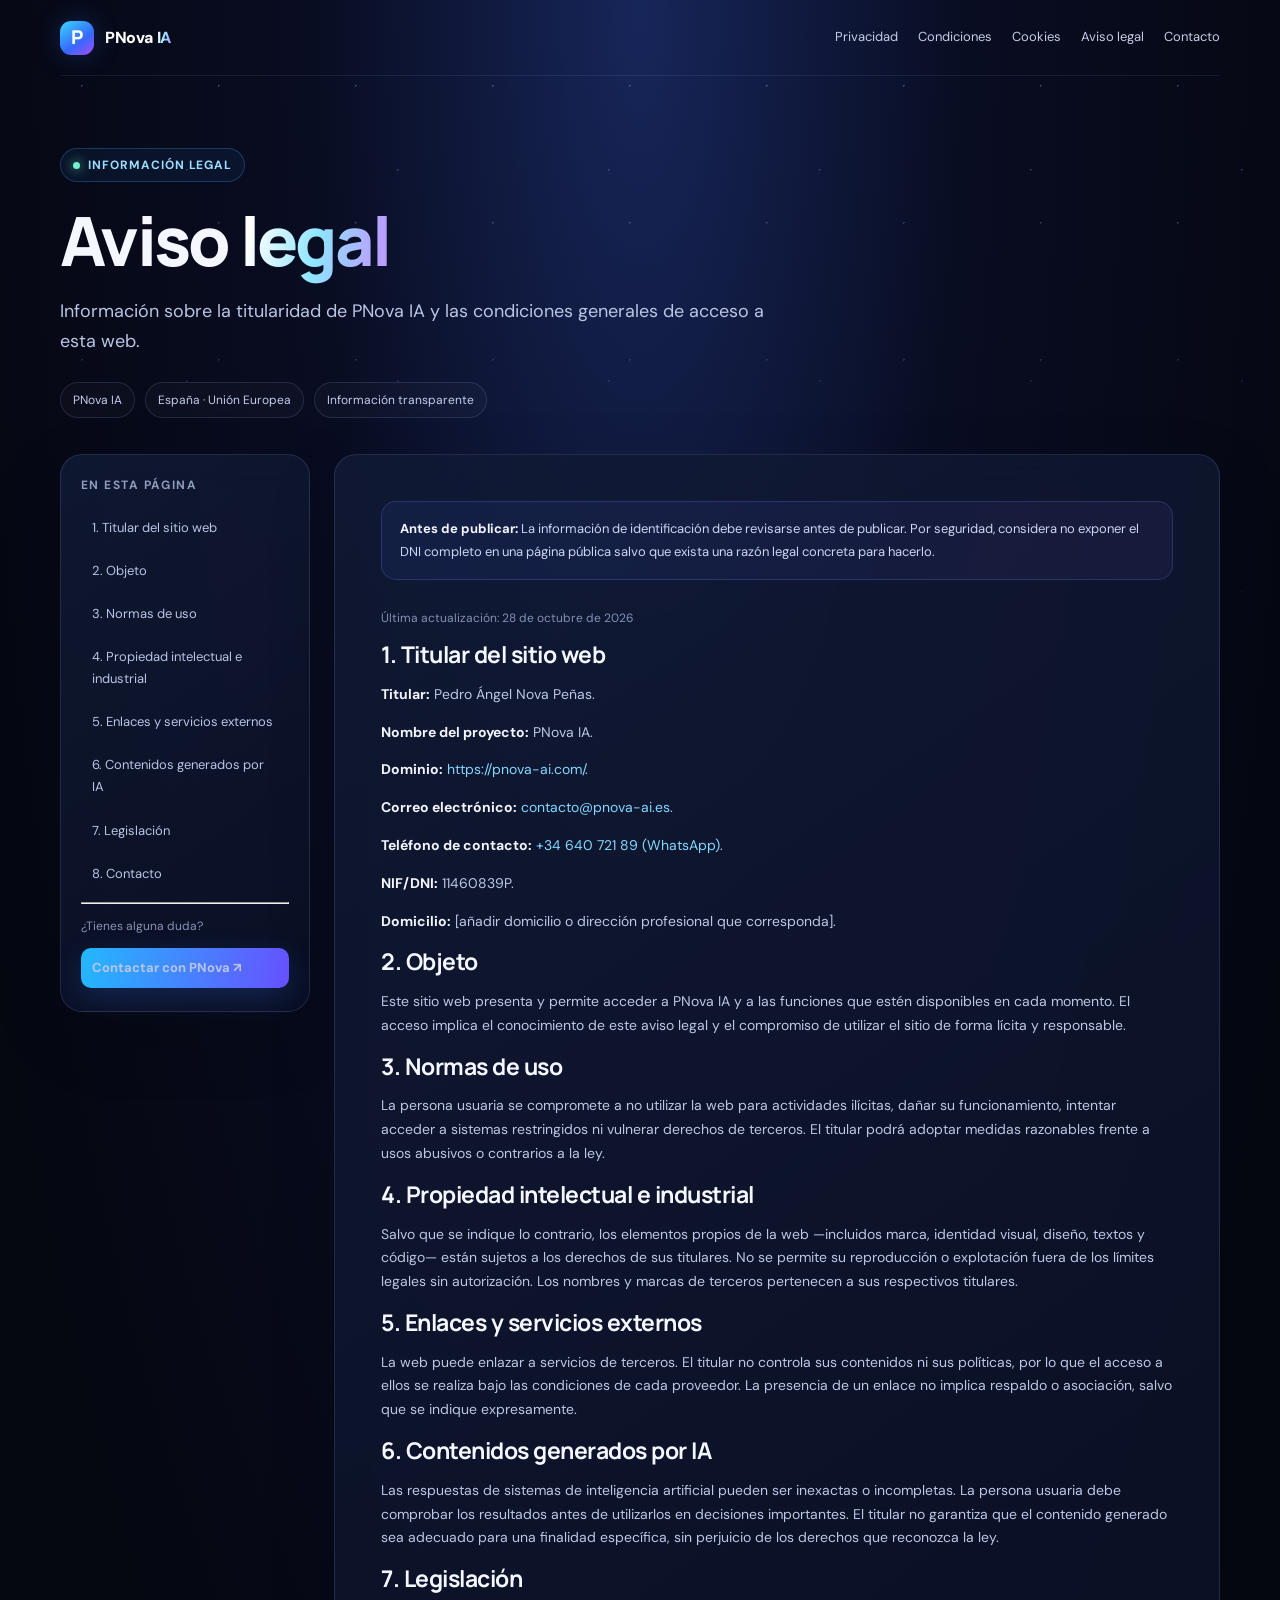
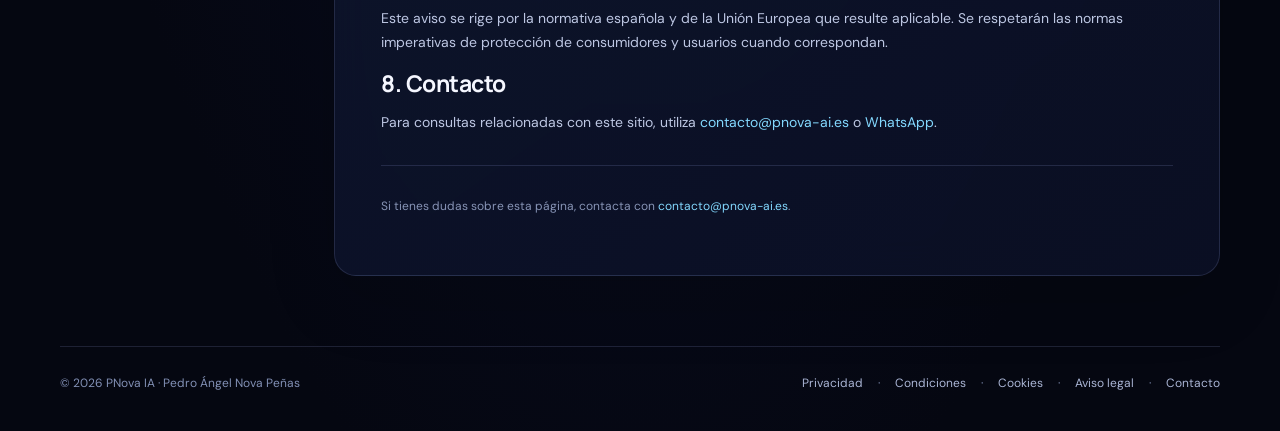
<file: aviso-legal.html>
<!doctype html>
<html lang="es">
<head>
<meta charset="utf-8"><meta name="viewport" content="width=device-width,initial-scale=1">
<meta name="theme-color" content="#080b1b">
<meta name="description" content="Información sobre la titularidad de PNova IA y las condiciones generales de acceso a esta web.">
<title>Aviso legal · PNova IA</title>
<link rel="stylesheet" href="legal.css">
</head>
<body>
<header class="shell topbar">
<a class="brand" href="index.html" aria-label="PNova IA, inicio"><span class="brand-mark">P</span><span>PNova <span class="gradient">IA</span></span></a>
<nav class="nav" aria-label="Navegación principal"><a href="politica-privacidad.html">Privacidad</a>
<a href="condiciones-servicio.html">Condiciones</a>
<a href="politica-cookies.html">Cookies</a>
<a href="aviso-legal.html">Aviso legal</a>
<a href="contacto.html">Contacto</a></nav>
</header>
<main class="shell">
<div class="hero">
<span class="eyebrow"><span class="dot"></span>INFORMACIÓN LEGAL</span>
<h1>Aviso <span class="gradient">legal</span></h1>
<p class="lead">Información sobre la titularidad de PNova IA y las condiciones generales de acceso a esta web.</p>
<div class="meta"><span class="chip">PNova IA</span><span class="chip">España · Unión Europea</span><span class="chip">Información transparente</span></div>
</div>
<div class="layout">
<aside class="toc"><h3>En esta página</h3><nav><a href="#titular">1. Titular del sitio web</a>
<a href="#objeto">2. Objeto</a>
<a href="#uso">3. Normas de uso</a>
<a href="#propiedad">4. Propiedad intelectual e industrial</a>
<a href="#enlaces">5. Enlaces y servicios externos</a>
<a href="#ia">6. Contenidos generados por IA</a>
<a href="#ley">7. Legislación</a>
<a href="#contacto">8. Contacto</a></nav><hr><p class="small">¿Tienes alguna duda?</p><a class="cta" href="contacto.html">Contactar con PNova <span>↗</span></a></aside>
<article class="content-card">
<div class="notice"><strong>Antes de publicar:</strong> La información de identificación debe revisarse antes de publicar. Por seguridad, considera no exponer el DNI completo en una página pública salvo que exista una razón legal concreta para hacerlo.</div>
<p class="updated">Última actualización: 28 de octubre de 2026</p>
<section id="titular"><h2>1. Titular del sitio web</h2><p><strong>Titular:</strong> Pedro Ángel Nova Peñas.</p><p><strong>Nombre del proyecto:</strong> PNova IA.</p><p><strong>Dominio:</strong> <a href="https://pnova-ai.com/">https://pnova-ai.com/</a>.</p><p><strong>Correo electrónico:</strong> <a href="mailto:contacto@pnova-ai.es">contacto@pnova-ai.es</a>.</p><p><strong>Teléfono de contacto:</strong> <a href="https://wa.me/3464072189" rel="noopener noreferrer">+34 640 721 89 (WhatsApp)</a>.</p><p><strong>NIF/DNI:</strong> 11460839P.</p><p><strong>Domicilio:</strong> [añadir domicilio o dirección profesional que corresponda].</p></section>
<section id="objeto"><h2>2. Objeto</h2><p>Este sitio web presenta y permite acceder a PNova IA y a las funciones que estén disponibles en cada momento. El acceso implica el conocimiento de este aviso legal y el compromiso de utilizar el sitio de forma lícita y responsable.</p></section>
<section id="uso"><h2>3. Normas de uso</h2><p>La persona usuaria se compromete a no utilizar la web para actividades ilícitas, dañar su funcionamiento, intentar acceder a sistemas restringidos ni vulnerar derechos de terceros. El titular podrá adoptar medidas razonables frente a usos abusivos o contrarios a la ley.</p></section>
<section id="propiedad"><h2>4. Propiedad intelectual e industrial</h2><p>Salvo que se indique lo contrario, los elementos propios de la web —incluidos marca, identidad visual, diseño, textos y código— están sujetos a los derechos de sus titulares. No se permite su reproducción o explotación fuera de los límites legales sin autorización. Los nombres y marcas de terceros pertenecen a sus respectivos titulares.</p></section>
<section id="enlaces"><h2>5. Enlaces y servicios externos</h2><p>La web puede enlazar a servicios de terceros. El titular no controla sus contenidos ni sus políticas, por lo que el acceso a ellos se realiza bajo las condiciones de cada proveedor. La presencia de un enlace no implica respaldo o asociación, salvo que se indique expresamente.</p></section>
<section id="ia"><h2>6. Contenidos generados por IA</h2><p>Las respuestas de sistemas de inteligencia artificial pueden ser inexactas o incompletas. La persona usuaria debe comprobar los resultados antes de utilizarlos en decisiones importantes. El titular no garantiza que el contenido generado sea adecuado para una finalidad específica, sin perjuicio de los derechos que reconozca la ley.</p></section>
<section id="ley"><h2>7. Legislación</h2><p>Este aviso se rige por la normativa española y de la Unión Europea que resulte aplicable. Se respetarán las normas imperativas de protección de consumidores y usuarios cuando correspondan.</p></section>
<section id="contacto"><h2>8. Contacto</h2><p>Para consultas relacionadas con este sitio, utiliza <a href="mailto:contacto@pnova-ai.es">contacto@pnova-ai.es</a> o <a href="https://wa.me/3464072189" rel="noopener noreferrer">WhatsApp</a>.</p></section>
<hr><p class="small">Si tienes dudas sobre esta página, contacta con <a href="mailto:contacto@pnova-ai.es">contacto@pnova-ai.es</a>.</p>
</article>
</div>
</main>
<footer class="shell footer"><span>© 2026 PNova IA · Pedro Ángel Nova Peñas</span><div class="footer-links"><a href="politica-privacidad.html">Privacidad</a> · <a href="condiciones-servicio.html">Condiciones</a> · <a href="politica-cookies.html">Cookies</a> · <a href="aviso-legal.html">Aviso legal</a> · <a href="contacto.html">Contacto</a></div></footer>
</body></html>
</file>
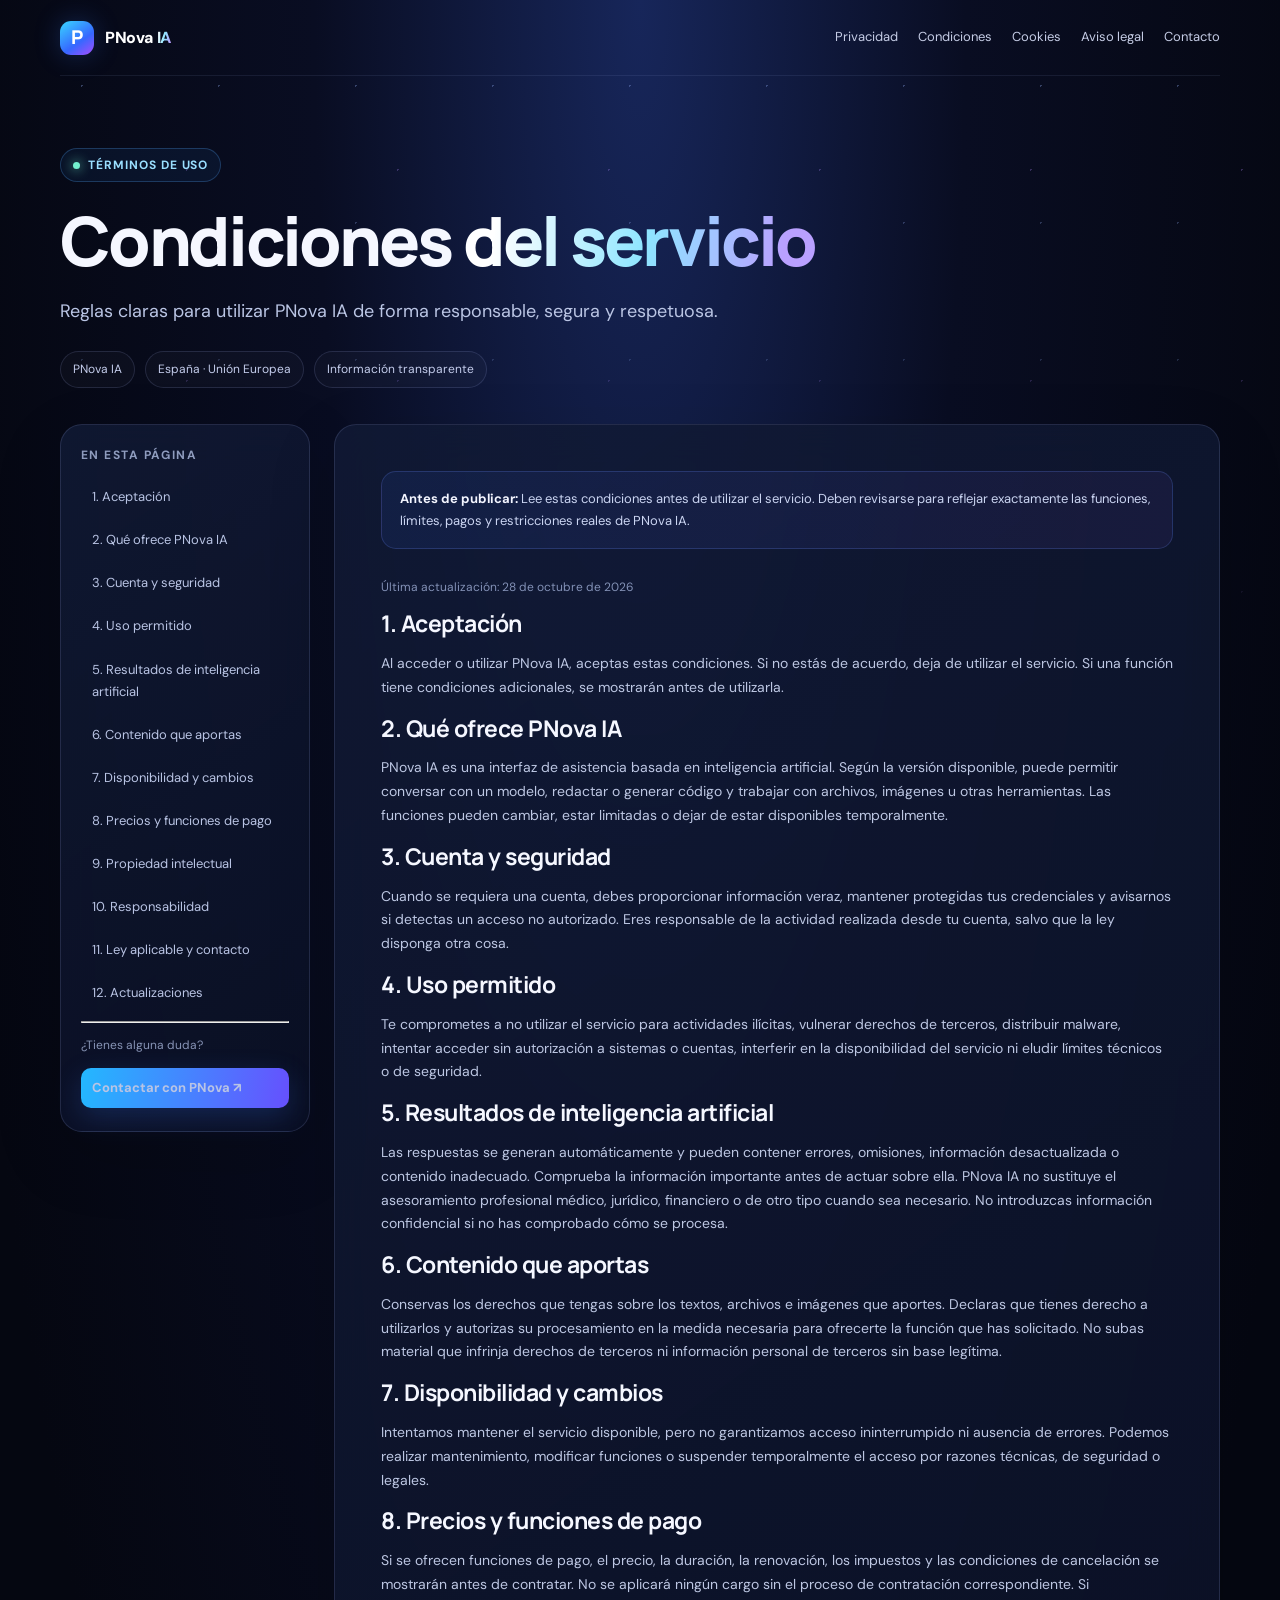
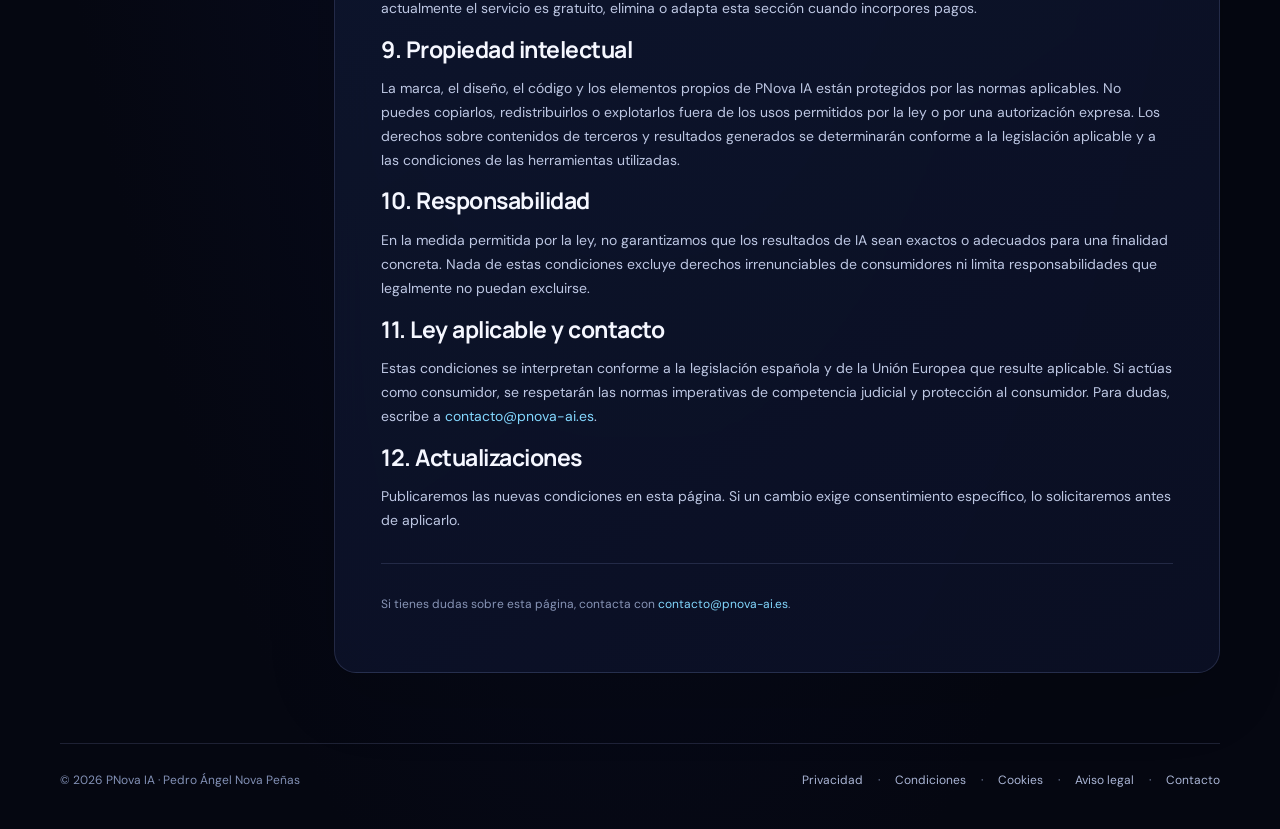
<file: condiciones-servicio.html>
<!doctype html>
<html lang="es">
<head>
<meta charset="utf-8"><meta name="viewport" content="width=device-width,initial-scale=1">
<meta name="theme-color" content="#080b1b">
<meta name="description" content="Reglas claras para utilizar PNova IA de forma responsable, segura y respetuosa.">
<title>Condiciones del servicio · PNova IA</title>
<link rel="stylesheet" href="legal.css">
</head>
<body>
<header class="shell topbar">
<a class="brand" href="index.html" aria-label="PNova IA, inicio"><span class="brand-mark">P</span><span>PNova <span class="gradient">IA</span></span></a>
<nav class="nav" aria-label="Navegación principal"><a href="politica-privacidad.html">Privacidad</a>
<a href="condiciones-servicio.html">Condiciones</a>
<a href="politica-cookies.html">Cookies</a>
<a href="aviso-legal.html">Aviso legal</a>
<a href="contacto.html">Contacto</a></nav>
</header>
<main class="shell">
<div class="hero">
<span class="eyebrow"><span class="dot"></span>TÉRMINOS DE USO</span>
<h1>Condiciones <span class="gradient">del servicio</span></h1>
<p class="lead">Reglas claras para utilizar PNova IA de forma responsable, segura y respetuosa.</p>
<div class="meta"><span class="chip">PNova IA</span><span class="chip">España · Unión Europea</span><span class="chip">Información transparente</span></div>
</div>
<div class="layout">
<aside class="toc"><h3>En esta página</h3><nav><a href="#aceptacion">1. Aceptación</a>
<a href="#servicio">2. Qué ofrece PNova IA</a>
<a href="#cuenta">3. Cuenta y seguridad</a>
<a href="#uso">4. Uso permitido</a>
<a href="#ia">5. Resultados de inteligencia artificial</a>
<a href="#archivos">6. Contenido que aportas</a>
<a href="#disponibilidad">7. Disponibilidad y cambios</a>
<a href="#pagos">8. Precios y funciones de pago</a>
<a href="#propiedad">9. Propiedad intelectual</a>
<a href="#responsabilidad">10. Responsabilidad</a>
<a href="#ley">11. Ley aplicable y contacto</a>
<a href="#cambios">12. Actualizaciones</a></nav><hr><p class="small">¿Tienes alguna duda?</p><a class="cta" href="contacto.html">Contactar con PNova <span>↗</span></a></aside>
<article class="content-card">
<div class="notice"><strong>Antes de publicar:</strong> Lee estas condiciones antes de utilizar el servicio. Deben revisarse para reflejar exactamente las funciones, límites, pagos y restricciones reales de PNova IA.</div>
<p class="updated">Última actualización: 28 de octubre de 2026</p>
<section id="aceptacion"><h2>1. Aceptación</h2><p>Al acceder o utilizar PNova IA, aceptas estas condiciones. Si no estás de acuerdo, deja de utilizar el servicio. Si una función tiene condiciones adicionales, se mostrarán antes de utilizarla.</p></section>
<section id="servicio"><h2>2. Qué ofrece PNova IA</h2><p>PNova IA es una interfaz de asistencia basada en inteligencia artificial. Según la versión disponible, puede permitir conversar con un modelo, redactar o generar código y trabajar con archivos, imágenes u otras herramientas. Las funciones pueden cambiar, estar limitadas o dejar de estar disponibles temporalmente.</p></section>
<section id="cuenta"><h2>3. Cuenta y seguridad</h2><p>Cuando se requiera una cuenta, debes proporcionar información veraz, mantener protegidas tus credenciales y avisarnos si detectas un acceso no autorizado. Eres responsable de la actividad realizada desde tu cuenta, salvo que la ley disponga otra cosa.</p></section>
<section id="uso"><h2>4. Uso permitido</h2><p>Te comprometes a no utilizar el servicio para actividades ilícitas, vulnerar derechos de terceros, distribuir malware, intentar acceder sin autorización a sistemas o cuentas, interferir en la disponibilidad del servicio ni eludir límites técnicos o de seguridad.</p></section>
<section id="ia"><h2>5. Resultados de inteligencia artificial</h2><p>Las respuestas se generan automáticamente y pueden contener errores, omisiones, información desactualizada o contenido inadecuado. Comprueba la información importante antes de actuar sobre ella. PNova IA no sustituye el asesoramiento profesional médico, jurídico, financiero o de otro tipo cuando sea necesario. No introduzcas información confidencial si no has comprobado cómo se procesa.</p></section>
<section id="archivos"><h2>6. Contenido que aportas</h2><p>Conservas los derechos que tengas sobre los textos, archivos e imágenes que aportes. Declaras que tienes derecho a utilizarlos y autorizas su procesamiento en la medida necesaria para ofrecerte la función que has solicitado. No subas material que infrinja derechos de terceros ni información personal de terceros sin base legítima.</p></section>
<section id="disponibilidad"><h2>7. Disponibilidad y cambios</h2><p>Intentamos mantener el servicio disponible, pero no garantizamos acceso ininterrumpido ni ausencia de errores. Podemos realizar mantenimiento, modificar funciones o suspender temporalmente el acceso por razones técnicas, de seguridad o legales.</p></section>
<section id="pagos"><h2>8. Precios y funciones de pago</h2><p>Si se ofrecen funciones de pago, el precio, la duración, la renovación, los impuestos y las condiciones de cancelación se mostrarán antes de contratar. No se aplicará ningún cargo sin el proceso de contratación correspondiente. Si actualmente el servicio es gratuito, elimina o adapta esta sección cuando incorpores pagos.</p></section>
<section id="propiedad"><h2>9. Propiedad intelectual</h2><p>La marca, el diseño, el código y los elementos propios de PNova IA están protegidos por las normas aplicables. No puedes copiarlos, redistribuirlos o explotarlos fuera de los usos permitidos por la ley o por una autorización expresa. Los derechos sobre contenidos de terceros y resultados generados se determinarán conforme a la legislación aplicable y a las condiciones de las herramientas utilizadas.</p></section>
<section id="responsabilidad"><h2>10. Responsabilidad</h2><p>En la medida permitida por la ley, no garantizamos que los resultados de IA sean exactos o adecuados para una finalidad concreta. Nada de estas condiciones excluye derechos irrenunciables de consumidores ni limita responsabilidades que legalmente no puedan excluirse.</p></section>
<section id="ley"><h2>11. Ley aplicable y contacto</h2><p>Estas condiciones se interpretan conforme a la legislación española y de la Unión Europea que resulte aplicable. Si actúas como consumidor, se respetarán las normas imperativas de competencia judicial y protección al consumidor. Para dudas, escribe a <a href="mailto:contacto@pnova-ai.es">contacto@pnova-ai.es</a>.</p></section>
<section id="cambios"><h2>12. Actualizaciones</h2><p>Publicaremos las nuevas condiciones en esta página. Si un cambio exige consentimiento específico, lo solicitaremos antes de aplicarlo.</p></section>
<hr><p class="small">Si tienes dudas sobre esta página, contacta con <a href="mailto:contacto@pnova-ai.es">contacto@pnova-ai.es</a>.</p>
</article>
</div>
</main>
<footer class="shell footer"><span>© 2026 PNova IA · Pedro Ángel Nova Peñas</span><div class="footer-links"><a href="politica-privacidad.html">Privacidad</a> · <a href="condiciones-servicio.html">Condiciones</a> · <a href="politica-cookies.html">Cookies</a> · <a href="aviso-legal.html">Aviso legal</a> · <a href="contacto.html">Contacto</a></div></footer>
</body></html>
</file>
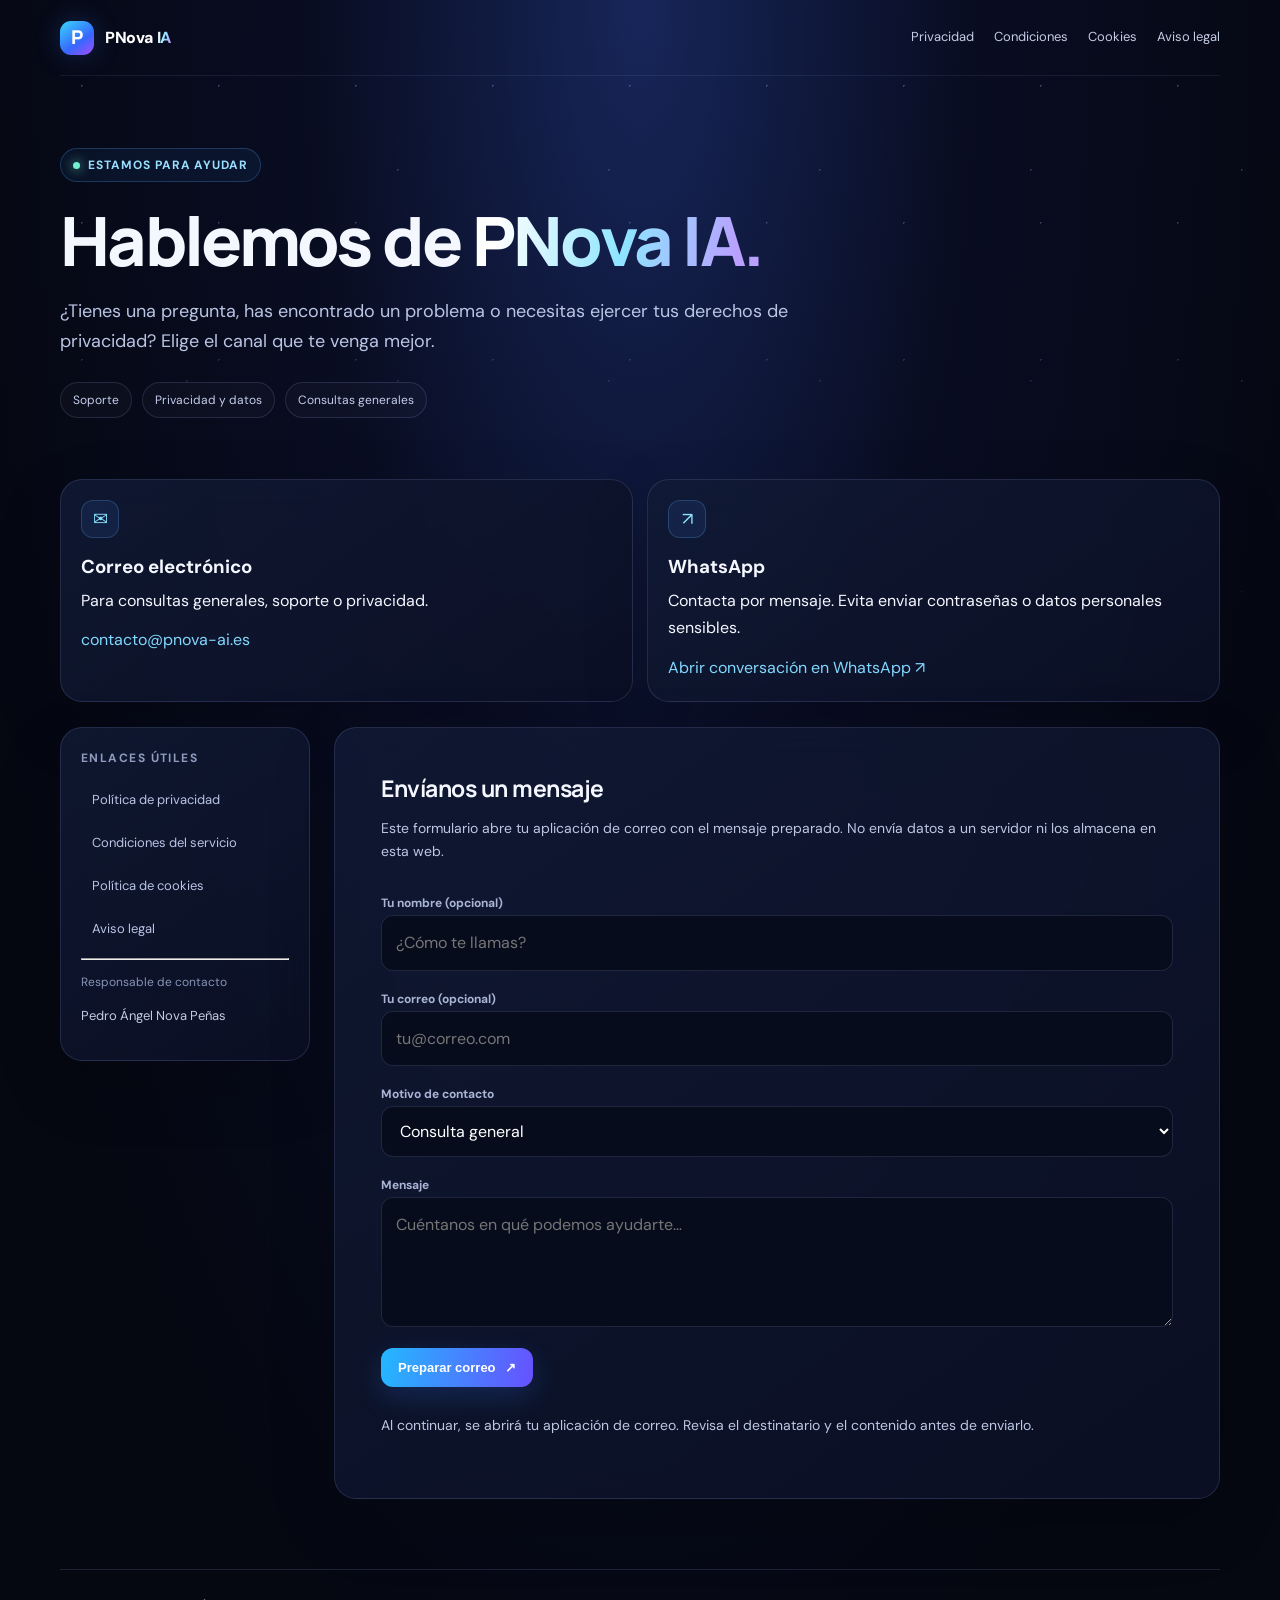
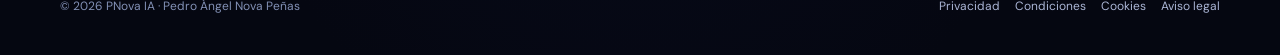
<file: contacto.html>
<!doctype html>
<html lang="es"><head><meta charset="utf-8"><meta name="viewport" content="width=device-width,initial-scale=1"><meta name="theme-color" content="#080b1b"><meta name="description" content="Contacta con PNova IA para consultas, soporte y privacidad."><title>Contacto · PNova IA</title><link rel="stylesheet" href="legal.css"></head>
<body>
<header class="shell topbar"><a class="brand" href="index.html"><span class="brand-mark">P</span><span>PNova <span class="gradient">IA</span></span></a><nav class="nav"><a href="politica-privacidad.html">Privacidad</a><a href="condiciones-servicio.html">Condiciones</a><a href="politica-cookies.html">Cookies</a><a href="aviso-legal.html">Aviso legal</a></nav></header>
<main class="shell">
<section class="hero"><span class="eyebrow"><span class="dot"></span>ESTAMOS PARA AYUDAR</span><h1>Hablemos de <span class="gradient">PNova IA.</span></h1><p class="lead">¿Tienes una pregunta, has encontrado un problema o necesitas ejercer tus derechos de privacidad? Elige el canal que te venga mejor.</p><div class="meta"><span class="chip">Soporte</span><span class="chip">Privacidad y datos</span><span class="chip">Consultas generales</span></div></section>
<section class="contact-grid">
<div class="contact-card"><div class="icon">✉</div><h3>Correo electrónico</h3><p>Para consultas generales, soporte o privacidad.</p><p style="margin-top:12px"><a href="mailto:contacto@pnova-ai.es">contacto@pnova-ai.es</a></p></div>
<div class="contact-card"><div class="icon">↗</div><h3>WhatsApp</h3><p>Contacta por mensaje. Evita enviar contraseñas o datos personales sensibles.</p><p style="margin-top:12px"><a href="https://wa.me/3464072189" target="_blank" rel="noopener noreferrer">Abrir conversación en WhatsApp ↗</a></p></div>
</section>
<div class="layout">
<aside class="toc"><h3>Enlaces útiles</h3><nav><a href="politica-privacidad.html">Política de privacidad</a><a href="condiciones-servicio.html">Condiciones del servicio</a><a href="politica-cookies.html">Política de cookies</a><a href="aviso-legal.html">Aviso legal</a></nav><hr><p class="small">Responsable de contacto</p><p style="font-size:13px;color:#c2cbe4">Pedro Ángel Nova Peñas</p></aside>
<article class="content-card"><h2 style="margin-top:0">Envíanos un mensaje</h2><p>Este formulario abre tu aplicación de correo con el mensaje preparado. No envía datos a un servidor ni los almacena en esta web.</p>
<form class="contact-form" id="contactForm">
<div><label for="name">Tu nombre (opcional)</label><input id="name" name="name" autocomplete="name" placeholder="¿Cómo te llamas?"></div>
<div><label for="email">Tu correo (opcional)</label><input id="email" name="email" type="email" autocomplete="email" placeholder="tu@correo.com"></div>
<div><label for="topic">Motivo de contacto</label><select id="topic" name="topic"><option>Consulta general</option><option>Problema técnico</option><option>Privacidad y protección de datos</option><option>Solicitud de derechos</option><option>Seguridad</option></select></div>
<div><label for="message">Mensaje</label><textarea id="message" name="message" required placeholder="Cuéntanos en qué podemos ayudarte…"></textarea></div>
<button class="cta" type="submit">Preparar correo <span>↗</span></button>
<p class="form-hint">Al continuar, se abrirá tu aplicación de correo. Revisa el destinatario y el contenido antes de enviarlo.</p>
</form>
</article></div>
</main>
<footer class="shell footer"><span>© 2026 PNova IA · Pedro Ángel Nova Peñas</span><div class="footer-links"><a href="politica-privacidad.html">Privacidad</a><a href="condiciones-servicio.html">Condiciones</a><a href="politica-cookies.html">Cookies</a><a href="aviso-legal.html">Aviso legal</a></div></footer>
<script>
document.getElementById('contactForm').addEventListener('submit',function(e){e.preventDefault();const v=id=>document.getElementById(id).value.trim();const subject=encodeURIComponent('[PNova IA] '+document.getElementById('topic').value);const body=encodeURIComponent('Nombre: '+(v('name')||'No indicado')+'\\nCorreo: '+(v('email')||'No indicado')+'\\nMotivo: '+document.getElementById('topic').value+'\\n\\n'+v('message'));window.location.href='mailto:contacto@pnova-ai.es?subject='+subject+'&body='+body;});
</script></body></html>
</file>
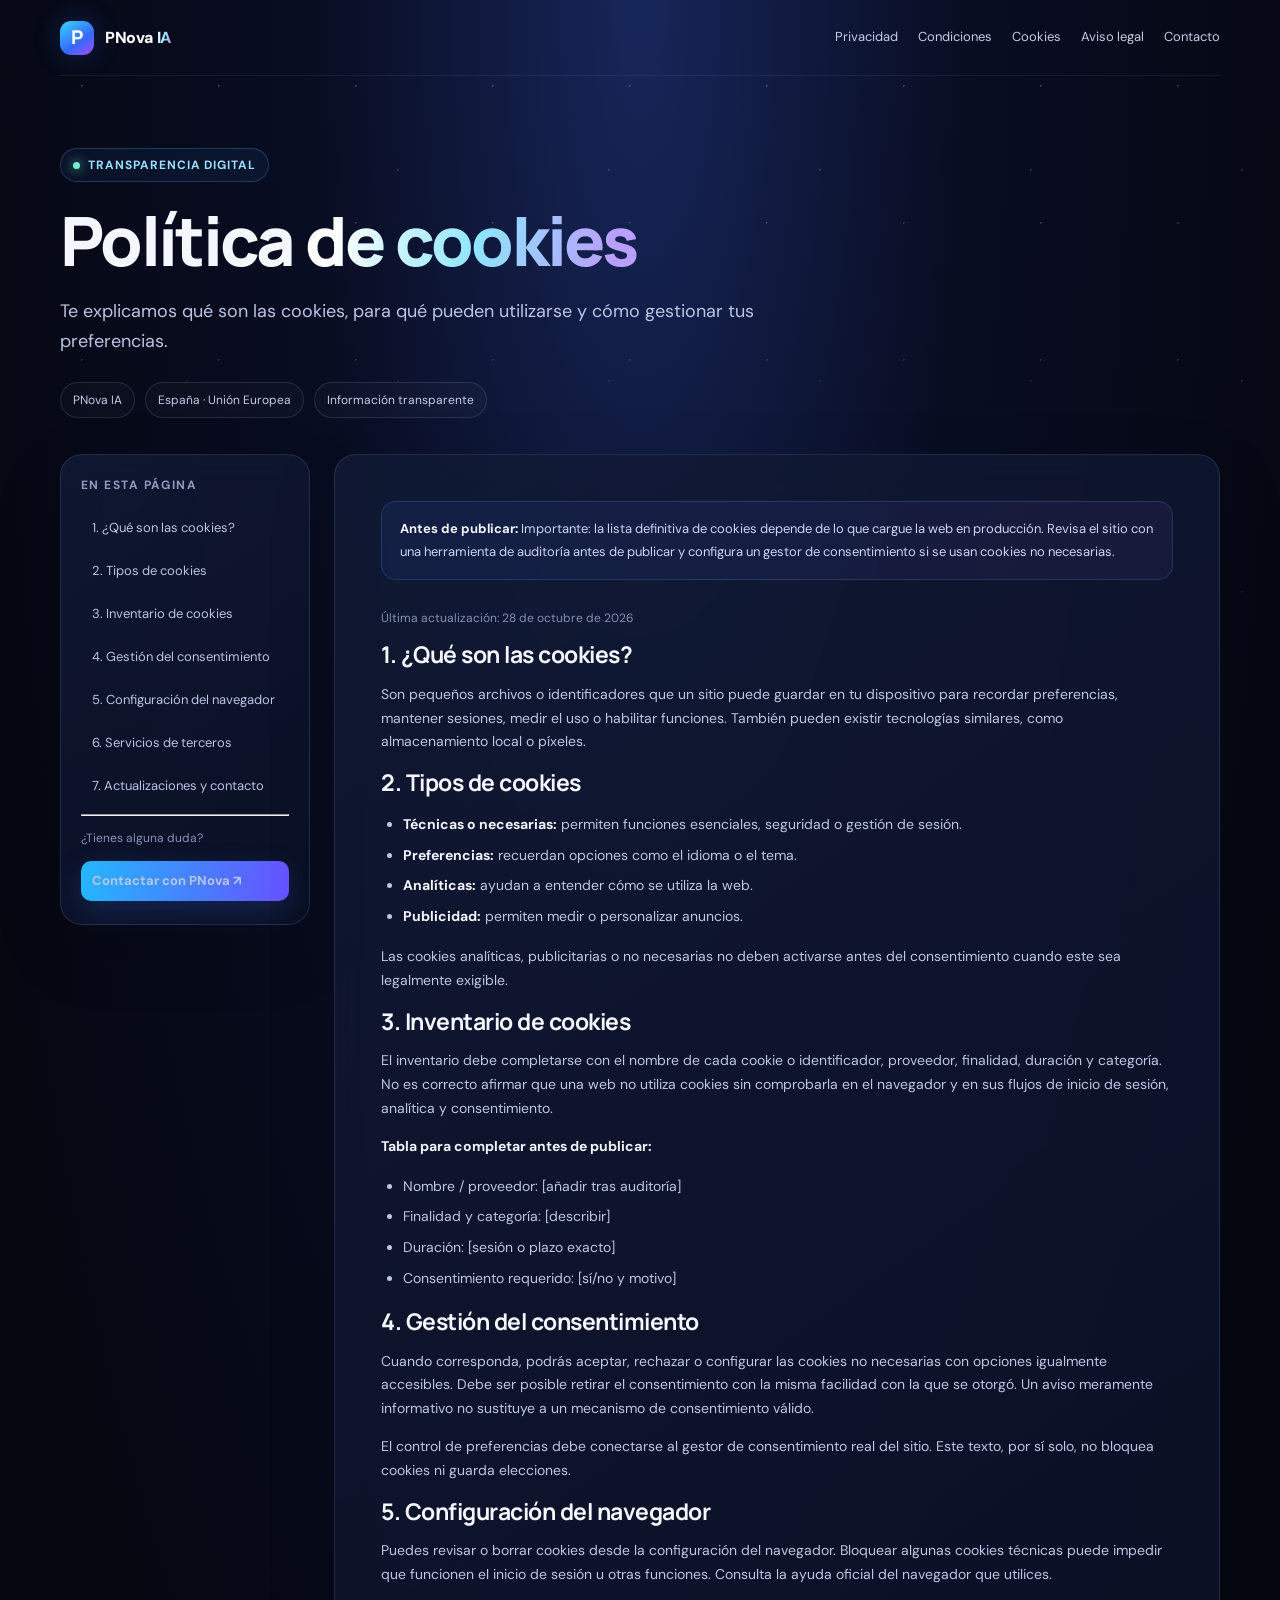
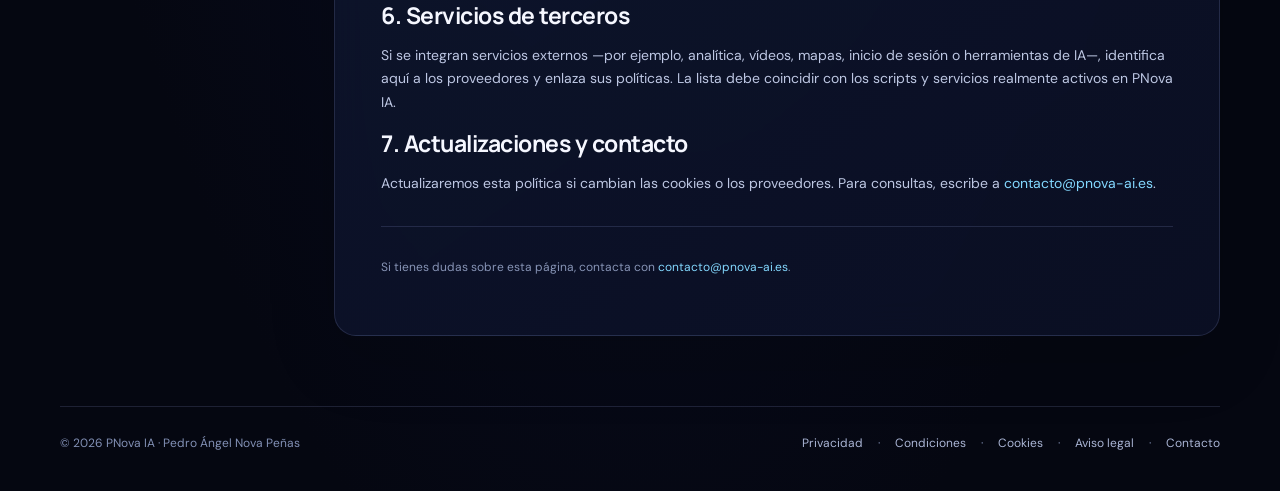
<file: politica-cookies.html>
<!doctype html>
<html lang="es">
<head>
<meta charset="utf-8"><meta name="viewport" content="width=device-width,initial-scale=1">
<meta name="theme-color" content="#080b1b">
<meta name="description" content="Te explicamos qué son las cookies, para qué pueden utilizarse y cómo gestionar tus preferencias.">
<title>Política de cookies · PNova IA</title>
<link rel="stylesheet" href="legal.css">
</head>
<body>
<header class="shell topbar">
<a class="brand" href="index.html" aria-label="PNova IA, inicio"><span class="brand-mark">P</span><span>PNova <span class="gradient">IA</span></span></a>
<nav class="nav" aria-label="Navegación principal"><a href="politica-privacidad.html">Privacidad</a>
<a href="condiciones-servicio.html">Condiciones</a>
<a href="politica-cookies.html">Cookies</a>
<a href="aviso-legal.html">Aviso legal</a>
<a href="contacto.html">Contacto</a></nav>
</header>
<main class="shell">
<div class="hero">
<span class="eyebrow"><span class="dot"></span>TRANSPARENCIA DIGITAL</span>
<h1>Política <span class="gradient">de cookies</span></h1>
<p class="lead">Te explicamos qué son las cookies, para qué pueden utilizarse y cómo gestionar tus preferencias.</p>
<div class="meta"><span class="chip">PNova IA</span><span class="chip">España · Unión Europea</span><span class="chip">Información transparente</span></div>
</div>
<div class="layout">
<aside class="toc"><h3>En esta página</h3><nav><a href="#que-son">1. ¿Qué son las cookies?</a>
<a href="#tipos">2. Tipos de cookies</a>
<a href="#inventario">3. Inventario de cookies</a>
<a href="#consentimiento">4. Gestión del consentimiento</a>
<a href="#navegador">5. Configuración del navegador</a>
<a href="#terceros">6. Servicios de terceros</a>
<a href="#cambios">7. Actualizaciones y contacto</a></nav><hr><p class="small">¿Tienes alguna duda?</p><a class="cta" href="contacto.html">Contactar con PNova <span>↗</span></a></aside>
<article class="content-card">
<div class="notice"><strong>Antes de publicar:</strong> Importante: la lista definitiva de cookies depende de lo que cargue la web en producción. Revisa el sitio con una herramienta de auditoría antes de publicar y configura un gestor de consentimiento si se usan cookies no necesarias.</div>
<p class="updated">Última actualización: 28 de octubre de 2026</p>
<section id="que-son"><h2>1. ¿Qué son las cookies?</h2><p>Son pequeños archivos o identificadores que un sitio puede guardar en tu dispositivo para recordar preferencias, mantener sesiones, medir el uso o habilitar funciones. También pueden existir tecnologías similares, como almacenamiento local o píxeles.</p></section>
<section id="tipos"><h2>2. Tipos de cookies</h2><ul><li><strong>Técnicas o necesarias:</strong> permiten funciones esenciales, seguridad o gestión de sesión.</li><li><strong>Preferencias:</strong> recuerdan opciones como el idioma o el tema.</li><li><strong>Analíticas:</strong> ayudan a entender cómo se utiliza la web.</li><li><strong>Publicidad:</strong> permiten medir o personalizar anuncios.</li></ul><p>Las cookies analíticas, publicitarias o no necesarias no deben activarse antes del consentimiento cuando este sea legalmente exigible.</p></section>
<section id="inventario"><h2>3. Inventario de cookies</h2><p>El inventario debe completarse con el nombre de cada cookie o identificador, proveedor, finalidad, duración y categoría. No es correcto afirmar que una web no utiliza cookies sin comprobarla en el navegador y en sus flujos de inicio de sesión, analítica y consentimiento.</p><div class="table-wrap"><p><strong>Tabla para completar antes de publicar:</strong></p><ul><li>Nombre / proveedor: [añadir tras auditoría]</li><li>Finalidad y categoría: [describir]</li><li>Duración: [sesión o plazo exacto]</li><li>Consentimiento requerido: [sí/no y motivo]</li></ul></div></section>
<section id="consentimiento"><h2>4. Gestión del consentimiento</h2><p>Cuando corresponda, podrás aceptar, rechazar o configurar las cookies no necesarias con opciones igualmente accesibles. Debe ser posible retirar el consentimiento con la misma facilidad con la que se otorgó. Un aviso meramente informativo no sustituye a un mecanismo de consentimiento válido.</p><p>El control de preferencias debe conectarse al gestor de consentimiento real del sitio. Este texto, por sí solo, no bloquea cookies ni guarda elecciones.</p></section>
<section id="navegador"><h2>5. Configuración del navegador</h2><p>Puedes revisar o borrar cookies desde la configuración del navegador. Bloquear algunas cookies técnicas puede impedir que funcionen el inicio de sesión u otras funciones. Consulta la ayuda oficial del navegador que utilices.</p></section>
<section id="terceros"><h2>6. Servicios de terceros</h2><p>Si se integran servicios externos —por ejemplo, analítica, vídeos, mapas, inicio de sesión o herramientas de IA—, identifica aquí a los proveedores y enlaza sus políticas. La lista debe coincidir con los scripts y servicios realmente activos en PNova IA.</p></section>
<section id="cambios"><h2>7. Actualizaciones y contacto</h2><p>Actualizaremos esta política si cambian las cookies o los proveedores. Para consultas, escribe a <a href="mailto:contacto@pnova-ai.es">contacto@pnova-ai.es</a>.</p></section>
<hr><p class="small">Si tienes dudas sobre esta página, contacta con <a href="mailto:contacto@pnova-ai.es">contacto@pnova-ai.es</a>.</p>
</article>
</div>
</main>
<footer class="shell footer"><span>© 2026 PNova IA · Pedro Ángel Nova Peñas</span><div class="footer-links"><a href="politica-privacidad.html">Privacidad</a> · <a href="condiciones-servicio.html">Condiciones</a> · <a href="politica-cookies.html">Cookies</a> · <a href="aviso-legal.html">Aviso legal</a> · <a href="contacto.html">Contacto</a></div></footer>
</body></html>
</file>
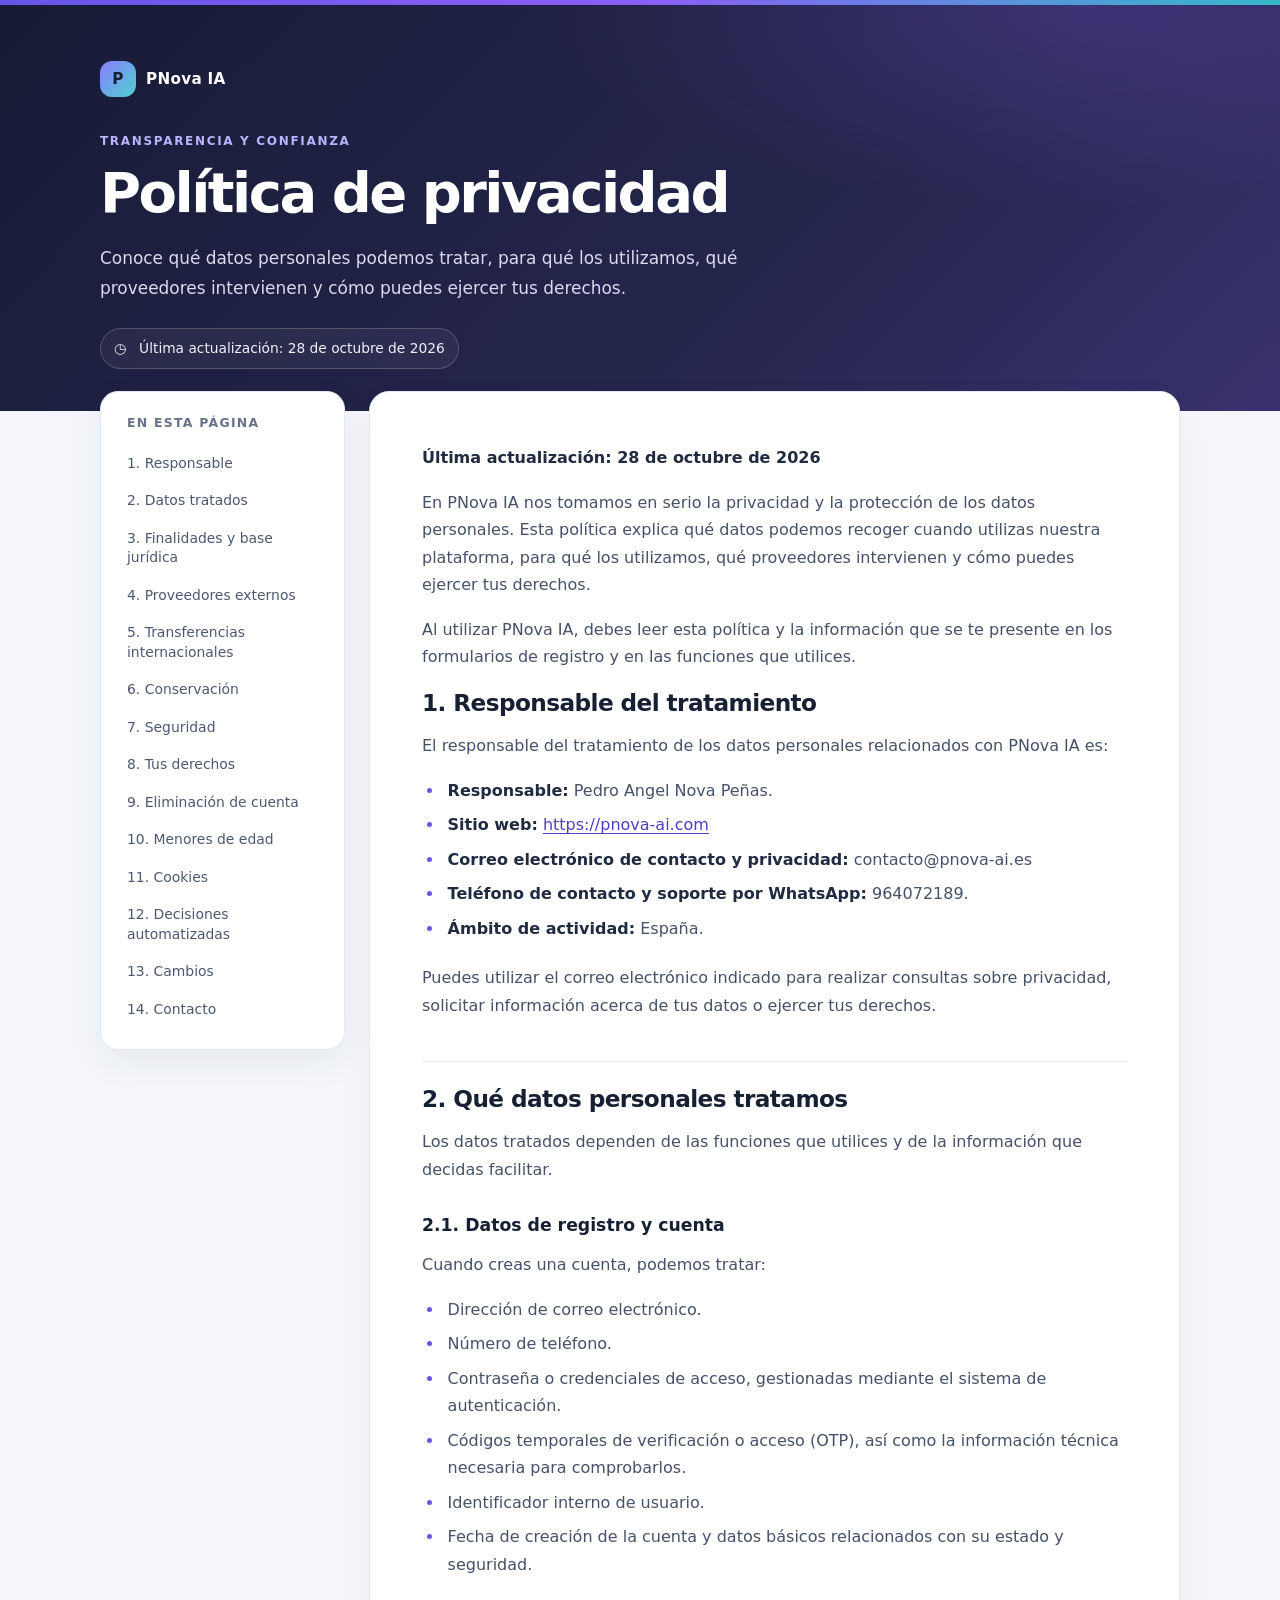
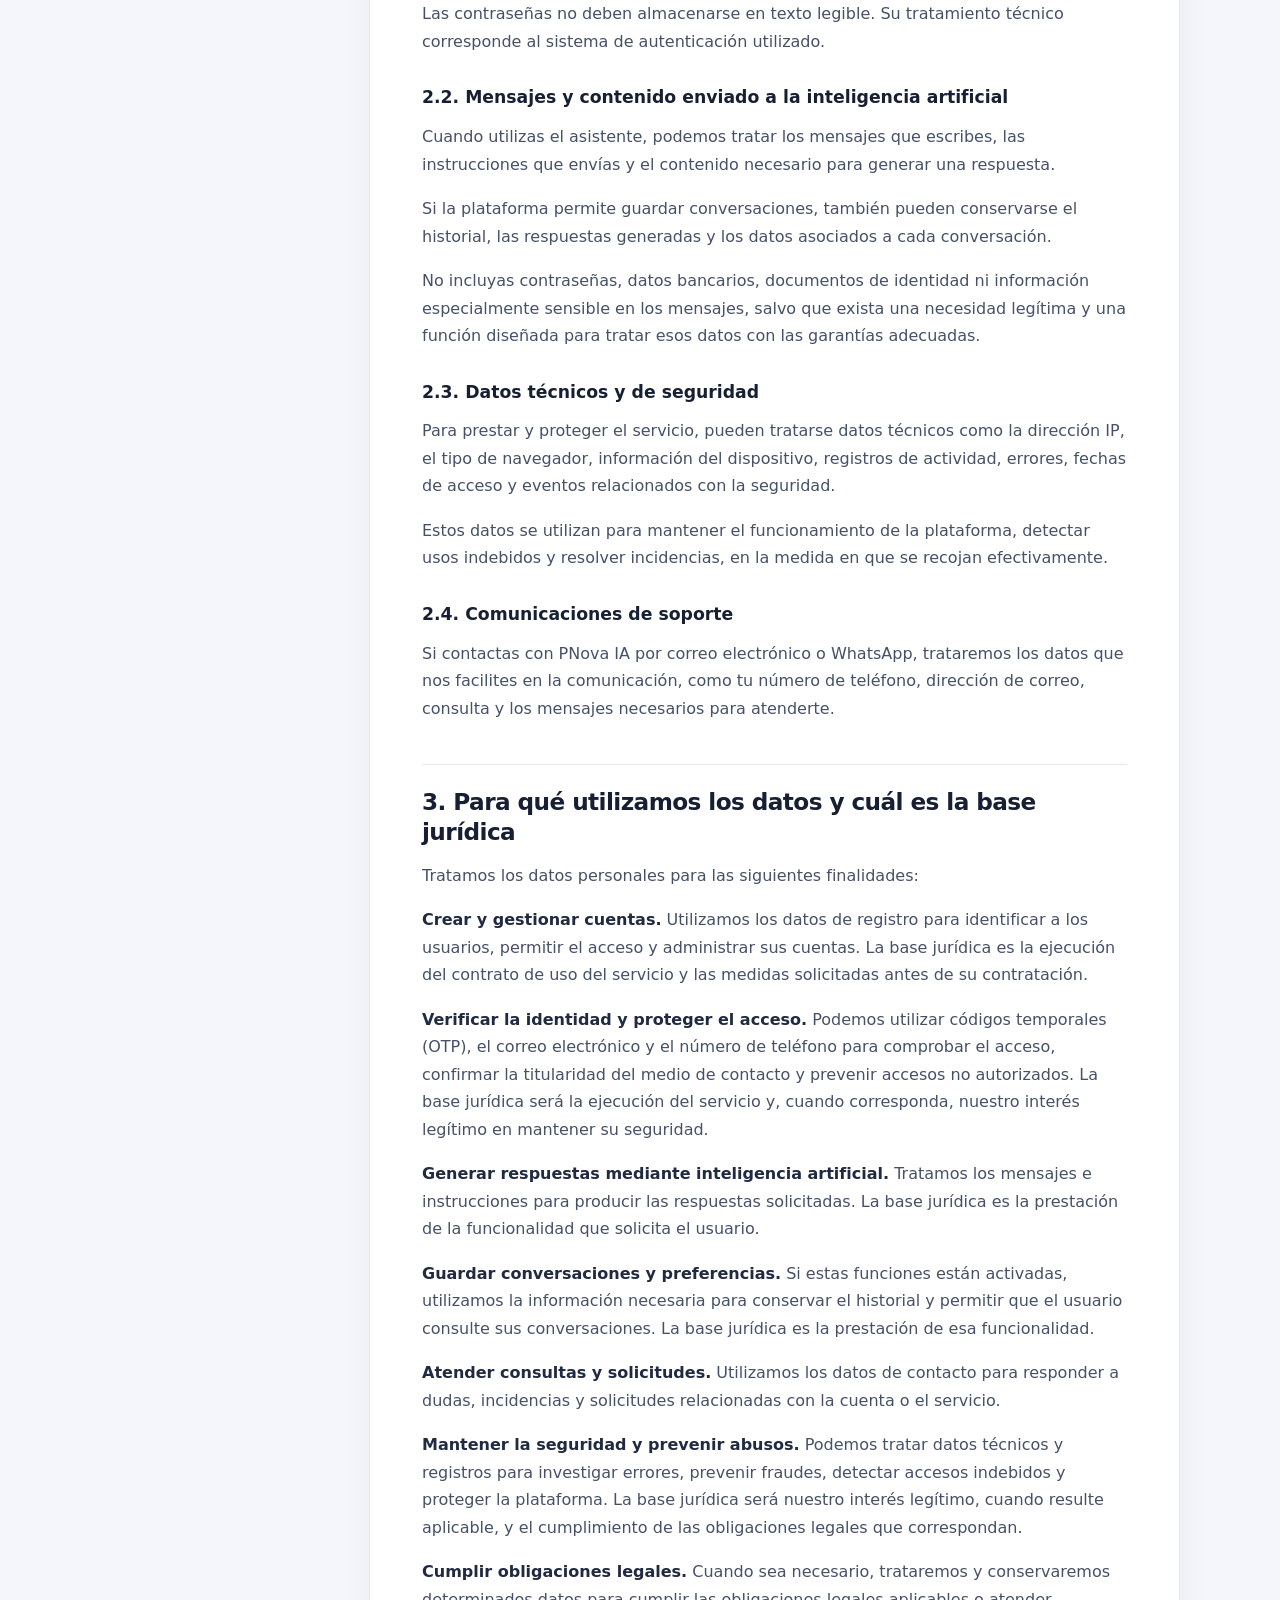
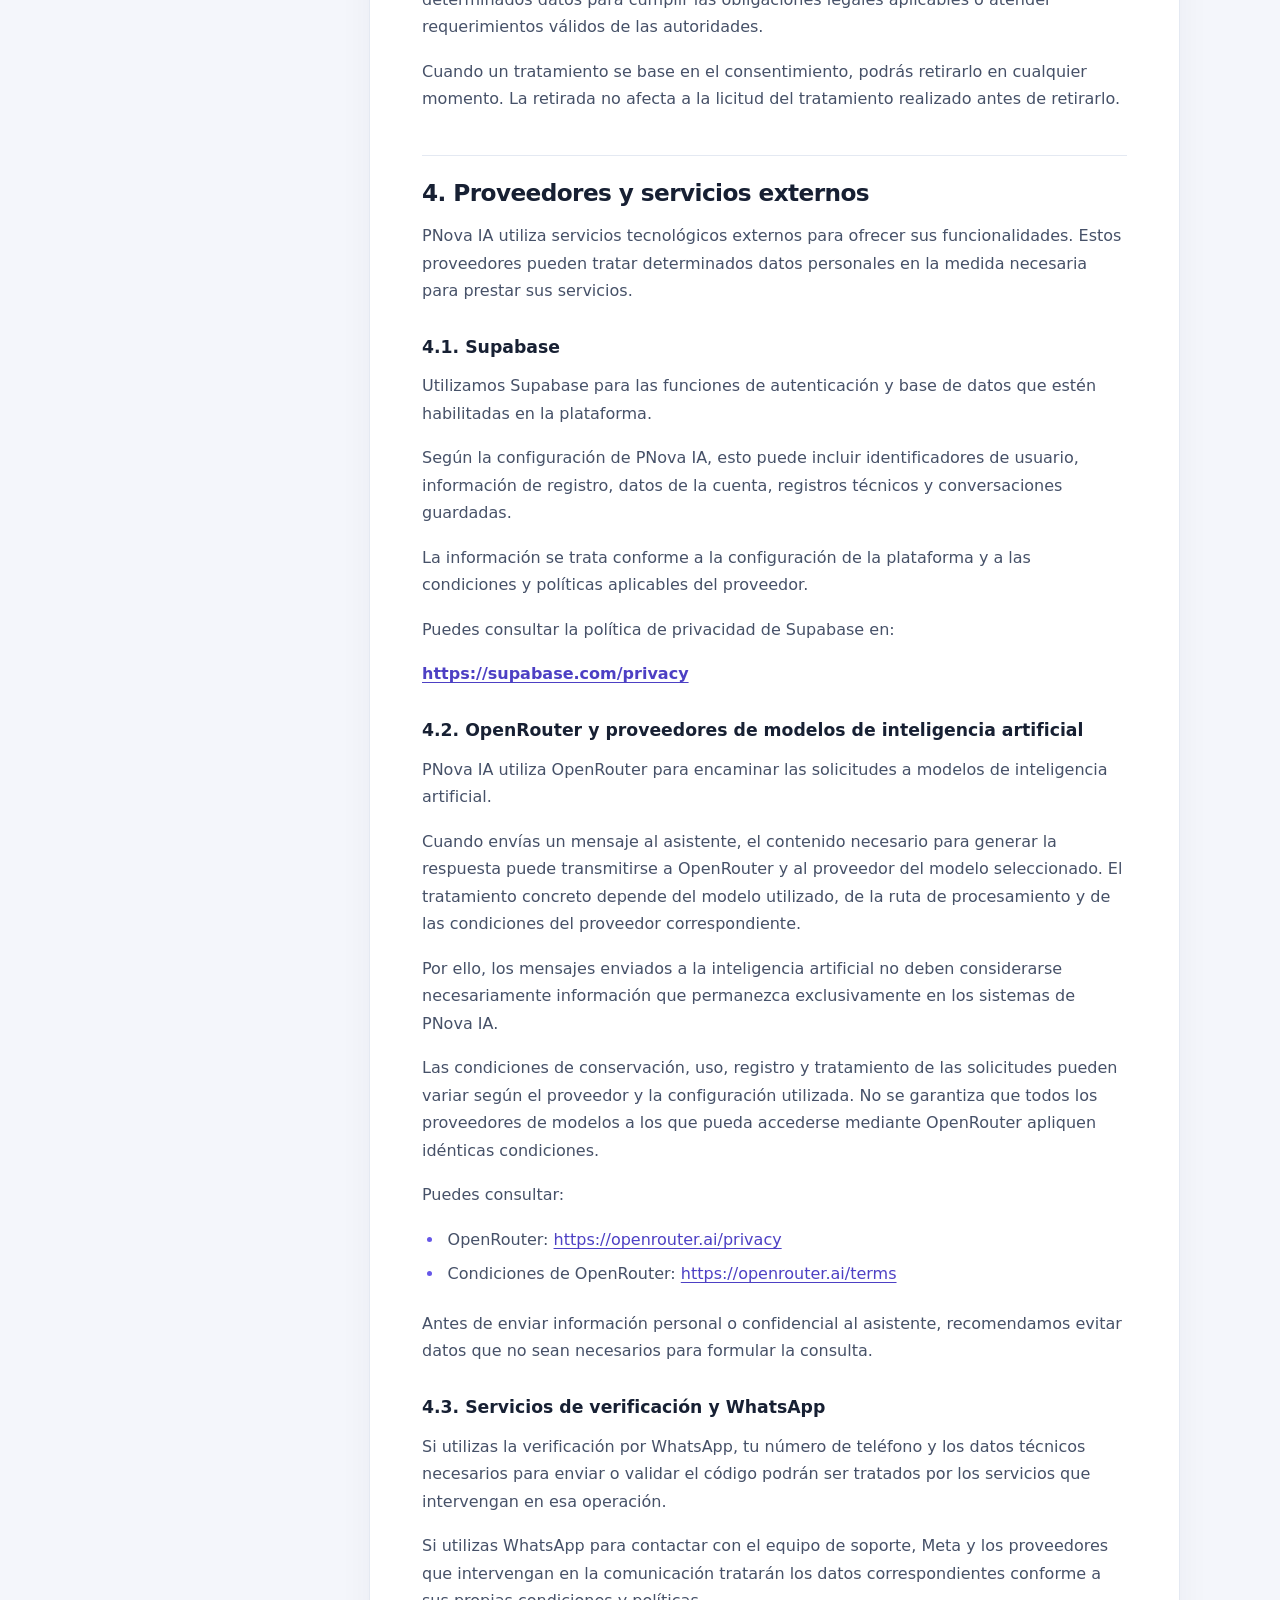
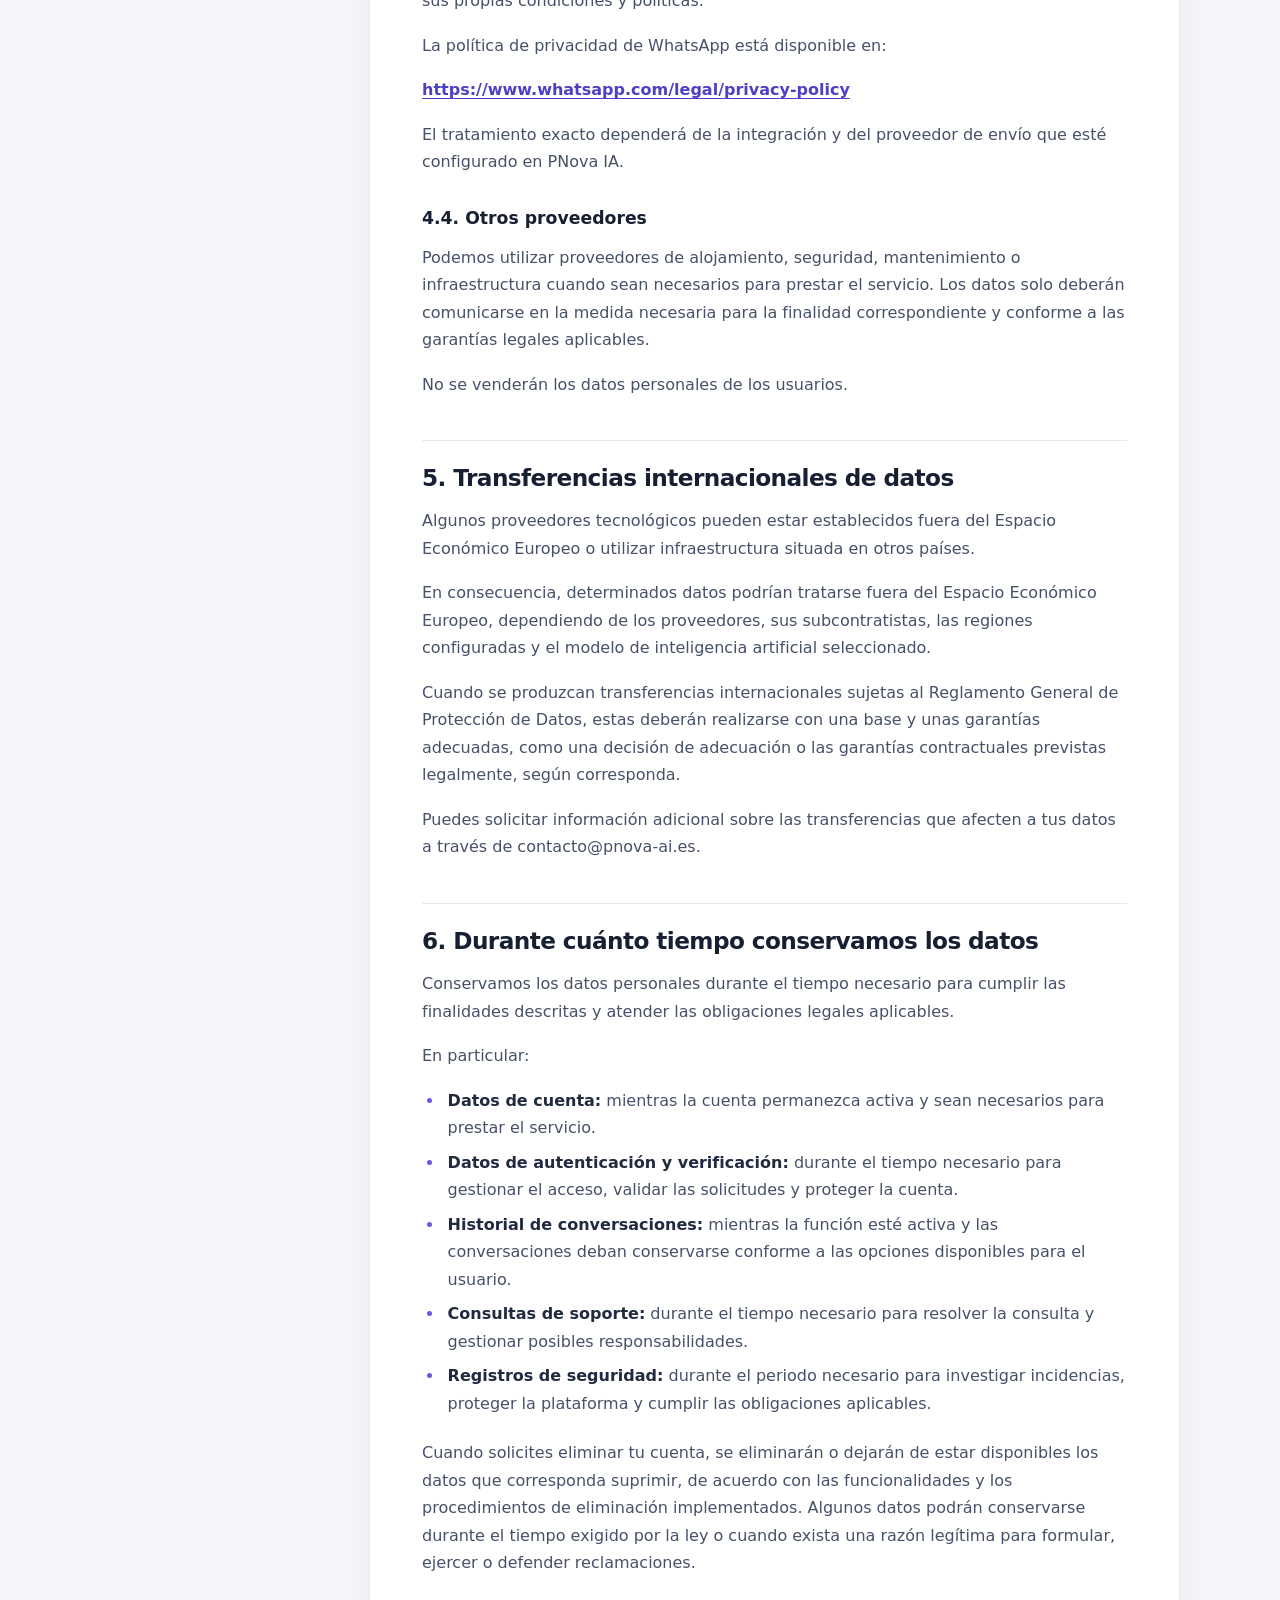
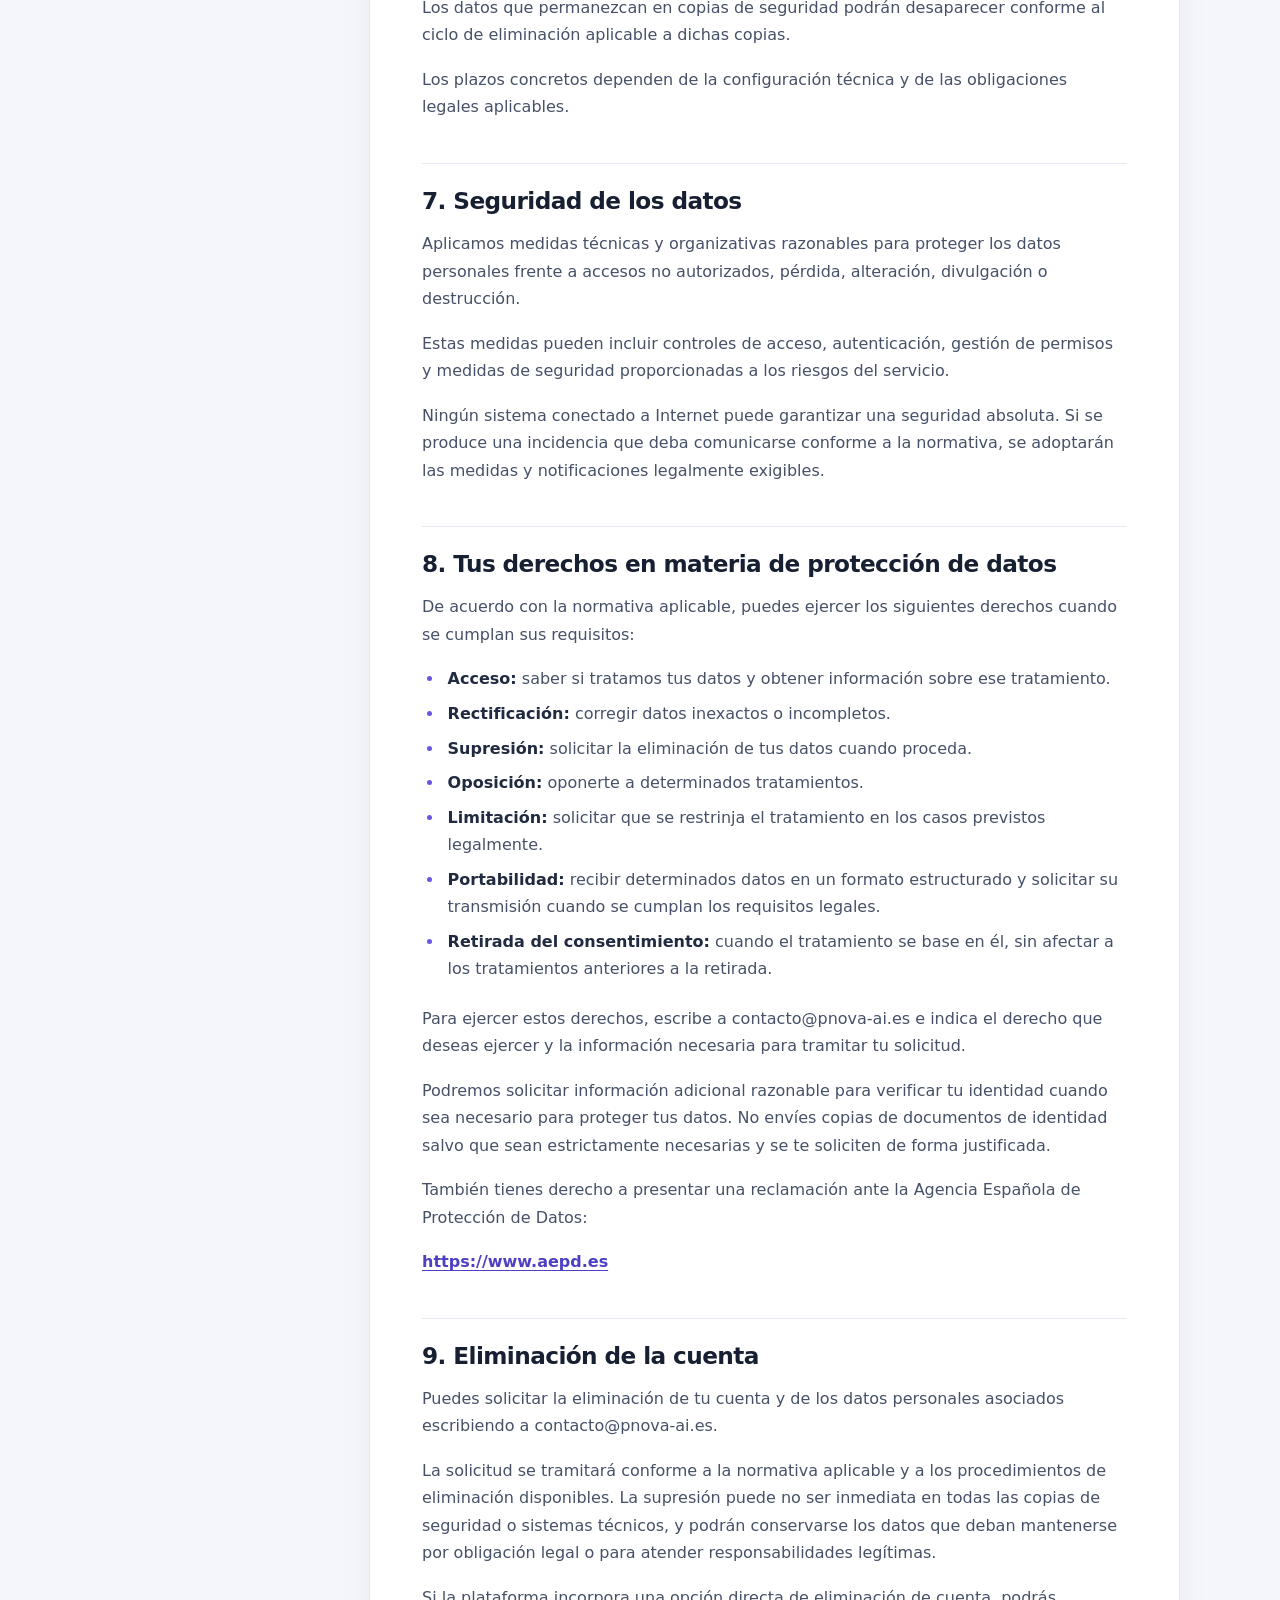
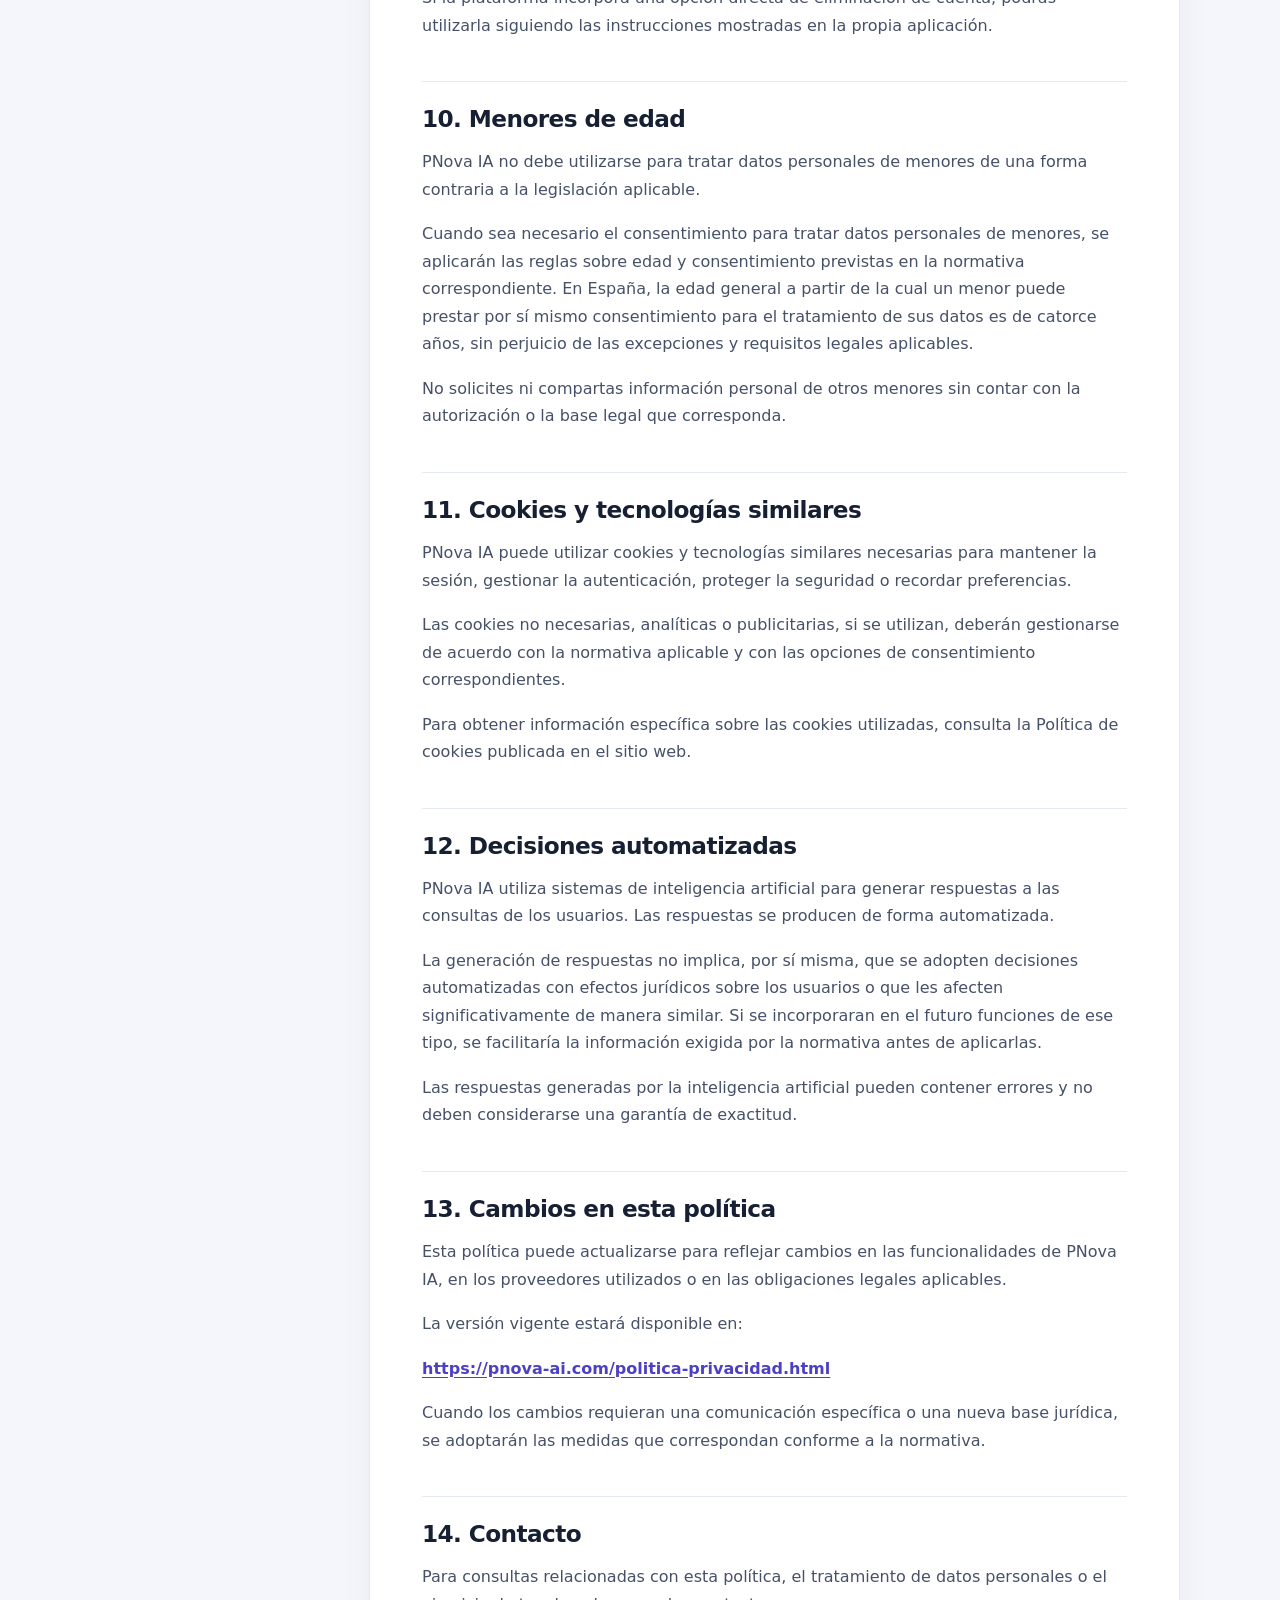
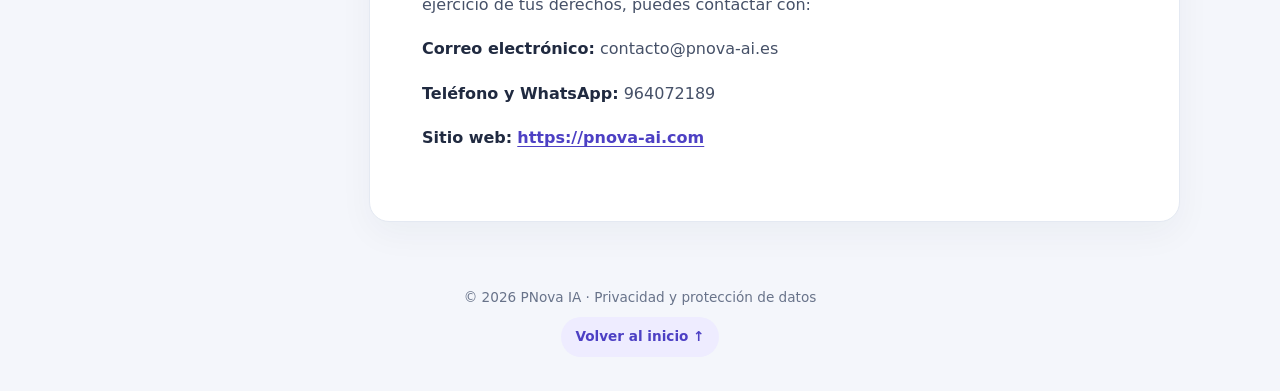
<file: politica-privacidad.html>
<!doctype html>
<html lang="es">
<head>
  <meta charset="utf-8">
  <meta name="viewport" content="width=device-width, initial-scale=1">
  <meta name="description" content="Política de privacidad de PNova IA. Información sobre el tratamiento de datos personales y el ejercicio de derechos.">
  <title>Política de privacidad · PNova IA</title>
  <style>
    :root {
      color-scheme: light;
      --bg: #f4f6fb;
      --surface: #ffffff;
      --ink: #172033;
      --muted: #68738a;
      --line: #e4e9f2;
      --accent: #6657e8;
      --accent-dark: #4d40c4;
      --soft: #eeecff;
    }
    * { box-sizing: border-box; }
    html { scroll-behavior: smooth; }
    body {
      margin: 0; background: var(--bg); color: var(--ink);
      font-family: Inter, ui-sans-serif, system-ui, -apple-system, BlinkMacSystemFont, "Segoe UI", sans-serif;
      line-height: 1.72;
    }
    .topbar {
      height: 5px;
      background: linear-gradient(90deg, #6657e8, #8b5cf6, #36b9c8);
    }
    header {
      padding: 56px 22px 42px;
      background: radial-gradient(ellipse at 85% 0%, rgba(139,92,246,.22), transparent 35%),
                  linear-gradient(135deg, #171b35 0%, #25264d 62%, #39316e 100%);
      color: white;
    }
    .hero { max-width: 1080px; margin: 0 auto; }
    .brand {
      display: inline-flex; align-items: center; gap: 10px;
      font-size: .95rem; font-weight: 750; letter-spacing: .02em;
      margin-bottom: 34px;
    }
    .brand-mark {
      display: grid; place-items: center; width: 36px; height: 36px;
      border-radius: 12px; background: linear-gradient(135deg, #8b7bff, #4dd3d0);
      color: #171b35; font-weight: 900;
    }
    .eyebrow {
      color: #b9b4ff; text-transform: uppercase; letter-spacing: .14em;
      font-size: .75rem; font-weight: 800; margin: 0 0 10px;
    }
    h1 {
      font-size: clamp(2.1rem, 5vw, 3.5rem); line-height: 1.12;
      letter-spacing: -.045em; margin: 0; max-width: 780px;
    }
    .intro { color: #d9dbee; max-width: 720px; margin: 20px 0 0; font-size: 1.06rem; }
    .updated {
      display: inline-flex; align-items: center; gap: 8px;
      margin-top: 25px; padding: 8px 13px; border: 1px solid #ffffff30;
      border-radius: 999px; color: #f1f0ff; font-size: .86rem;
      background: #ffffff0d;
    }
    .layout {
      width: min(1080px, calc(100% - 32px)); margin: -20px auto 64px;
      display: grid; grid-template-columns: 245px minmax(0, 1fr); gap: 24px;
      align-items: start;
    }
    nav {
      position: sticky; top: 20px; background: var(--surface);
      border: 1px solid var(--line); border-radius: 18px;
      padding: 20px 16px; box-shadow: 0 12px 35px #202a4510;
    }
    nav h2 { font-size: .78rem; color: var(--muted); text-transform: uppercase; letter-spacing: .1em; margin: 0 10px 12px; }
    nav a {
      display: block; text-decoration: none; color: #4c5870;
      font-size: .87rem; line-height: 1.4; padding: 8px 10px;
      border-radius: 9px; margin: 2px 0;
    }
    nav a:hover, nav a:focus { color: var(--accent-dark); background: var(--soft); outline: none; }
    main {
      min-width: 0; background: var(--surface); border: 1px solid var(--line);
      border-radius: 20px; padding: clamp(24px, 4.4vw, 52px);
      box-shadow: 0 12px 35px #202a450b;
    }
    main h1 { display: none; }
    main h2 {
      font-size: 1.45rem; line-height: 1.3; letter-spacing: -.025em;
      margin: 42px 0 14px; padding-top: 22px; border-top: 1px solid var(--line);
      scroll-margin-top: 20px;
    }
    main h2:first-of-type { margin-top: 0; padding-top: 0; border-top: 0; }
    main h3 { font-size: 1.08rem; margin: 28px 0 10px; scroll-margin-top: 20px; }
    p { margin: 0 0 17px; color: #465168; }
    strong { color: #202a40; font-weight: 750; }
    ul, ol { padding-left: 1.35rem; margin: 10px 0 22px; color: #465168; }
    li { padding-left: 4px; margin: 7px 0; }
    li::marker { color: var(--accent); }
    a { color: var(--accent-dark); text-underline-offset: 3px; overflow-wrap: anywhere; }
    a:hover { color: #33259e; }
    main p a { font-weight: 550; }
    footer {
      text-align: center; color: var(--muted); font-size: .85rem;
      padding: 0 20px 34px;
    }
    .backtop {
      display: inline-block; margin-top: 8px; text-decoration: none;
      background: var(--soft); border-radius: 999px; padding: 8px 14px;
      font-weight: 650;
    }
    @media (max-width: 800px) {
      header { padding: 38px 20px 36px; }
      .layout { grid-template-columns: 1fr; margin-top: -12px; width: min(100% - 22px, 720px); }
      nav { position: static; }
      nav .navlinks { display: grid; grid-template-columns: repeat(2, minmax(0, 1fr)); gap: 2px 6px; }
      main { padding: 25px 22px; }
      main h2 { font-size: 1.28rem; }
    }
    @media (max-width: 420px) {
      nav .navlinks { grid-template-columns: 1fr; }
      .brand { margin-bottom: 25px; }
    }
    @media print {
      body { background: white; }
      header { background: white; color: black; padding: 20px 0; }
      .intro, .updated, .eyebrow { color: #333; }
      .layout { display: block; width: 100%; margin: 0; }
      nav { display: none; }
      main { border: 0; box-shadow: none; padding: 0; }
      footer { display: none; }
    }
  </style>
</head>
<body id="top">
  <div class="topbar"></div>
  <header>
    <div class="hero">
      <div class="brand"><span class="brand-mark">P</span><span>PNova IA</span></div>
      <p class="eyebrow">Transparencia y confianza</p>
      <h1>Política de privacidad</h1>
      <p class="intro">Conoce qué datos personales podemos tratar, para qué los utilizamos, qué proveedores intervienen y cómo puedes ejercer tus derechos.</p>
      <div class="updated">◷ &nbsp; Última actualización: 28 de octubre de 2026</div>
    </div>
  </header>
  <div class="layout">
    <nav aria-label="Índice de la política">
      <h2>En esta página</h2>
      <div class="navlinks">
        <a href="#responsable">1. Responsable</a>
        <a href="#datos">2. Datos tratados</a>
        <a href="#finalidades">3. Finalidades y base jurídica</a>
        <a href="#proveedores">4. Proveedores externos</a>
        <a href="#transferencias">5. Transferencias internacionales</a>
        <a href="#conservacion">6. Conservación</a>
        <a href="#seguridad">7. Seguridad</a>
        <a href="#derechos">8. Tus derechos</a>
        <a href="#eliminacion">9. Eliminación de cuenta</a>
        <a href="#menores">10. Menores de edad</a>
        <a href="#cookies">11. Cookies</a>
        <a href="#automatizadas">12. Decisiones automatizadas</a>
        <a href="#cambios">13. Cambios</a>
        <a href="#contacto">14. Contacto</a>
      </div>
    </nav>
    <main>
      <h1>Política de privacidad de PNova IA</h1>
<p><strong>Última actualización: 28 de octubre de 2026</strong></p>
<p>En PNova IA nos tomamos en serio la privacidad y la protección de los datos personales. Esta política explica qué datos podemos recoger cuando utilizas nuestra plataforma, para qué los utilizamos, qué proveedores intervienen y cómo puedes ejercer tus derechos.</p>
<p>Al utilizar PNova IA, debes leer esta política y la información que se te presente en los formularios de registro y en las funciones que utilices.</p>
<h2>1. Responsable del tratamiento</h2>
<p>El responsable del tratamiento de los datos personales relacionados con PNova IA es:</p>
<ul>
<li><strong>Responsable:</strong> Pedro Angel Nova Peñas.</li>
<li><strong>Sitio web:</strong> <a href="https://pnova-ai.com" target="_blank" rel="noopener noreferrer">https://pnova-ai.com</a></li>
<li><strong>Correo electrónico de contacto y privacidad:</strong> contacto@pnova-ai.es</li>
<li><strong>Teléfono de contacto y soporte por WhatsApp:</strong> 964072189.</li>
<li><strong>Ámbito de actividad:</strong> España.</li>
</ul>
<p>Puedes utilizar el correo electrónico indicado para realizar consultas sobre privacidad, solicitar información acerca de tus datos o ejercer tus derechos.</p>
<h2>2. Qué datos personales tratamos</h2>
<p>Los datos tratados dependen de las funciones que utilices y de la información que decidas facilitar.</p>
<h3>2.1. Datos de registro y cuenta</h3>
<p>Cuando creas una cuenta, podemos tratar:</p>
<ul>
<li>Dirección de correo electrónico.</li>
<li>Número de teléfono.</li>
<li>Contraseña o credenciales de acceso, gestionadas mediante el sistema de autenticación.</li>
<li>Códigos temporales de verificación o acceso (OTP), así como la información técnica necesaria para comprobarlos.</li>
<li>Identificador interno de usuario.</li>
<li>Fecha de creación de la cuenta y datos básicos relacionados con su estado y seguridad.</li>
</ul>
<p>Las contraseñas no deben almacenarse en texto legible. Su tratamiento técnico corresponde al sistema de autenticación utilizado.</p>
<h3>2.2. Mensajes y contenido enviado a la inteligencia artificial</h3>
<p>Cuando utilizas el asistente, podemos tratar los mensajes que escribes, las instrucciones que envías y el contenido necesario para generar una respuesta.</p>
<p>Si la plataforma permite guardar conversaciones, también pueden conservarse el historial, las respuestas generadas y los datos asociados a cada conversación.</p>
<p>No incluyas contraseñas, datos bancarios, documentos de identidad ni información especialmente sensible en los mensajes, salvo que exista una necesidad legítima y una función diseñada para tratar esos datos con las garantías adecuadas.</p>
<h3>2.3. Datos técnicos y de seguridad</h3>
<p>Para prestar y proteger el servicio, pueden tratarse datos técnicos como la dirección IP, el tipo de navegador, información del dispositivo, registros de actividad, errores, fechas de acceso y eventos relacionados con la seguridad.</p>
<p>Estos datos se utilizan para mantener el funcionamiento de la plataforma, detectar usos indebidos y resolver incidencias, en la medida en que se recojan efectivamente.</p>
<h3>2.4. Comunicaciones de soporte</h3>
<p>Si contactas con PNova IA por correo electrónico o WhatsApp, trataremos los datos que nos facilites en la comunicación, como tu número de teléfono, dirección de correo, consulta y los mensajes necesarios para atenderte.</p>
<h2>3. Para qué utilizamos los datos y cuál es la base jurídica</h2>
<p>Tratamos los datos personales para las siguientes finalidades:</p>
<p><strong>Crear y gestionar cuentas.</strong> Utilizamos los datos de registro para identificar a los usuarios, permitir el acceso y administrar sus cuentas. La base jurídica es la ejecución del contrato de uso del servicio y las medidas solicitadas antes de su contratación.</p>
<p><strong>Verificar la identidad y proteger el acceso.</strong> Podemos utilizar códigos temporales (OTP), el correo electrónico y el número de teléfono para comprobar el acceso, confirmar la titularidad del medio de contacto y prevenir accesos no autorizados. La base jurídica será la ejecución del servicio y, cuando corresponda, nuestro interés legítimo en mantener su seguridad.</p>
<p><strong>Generar respuestas mediante inteligencia artificial.</strong> Tratamos los mensajes e instrucciones para producir las respuestas solicitadas. La base jurídica es la prestación de la funcionalidad que solicita el usuario.</p>
<p><strong>Guardar conversaciones y preferencias.</strong> Si estas funciones están activadas, utilizamos la información necesaria para conservar el historial y permitir que el usuario consulte sus conversaciones. La base jurídica es la prestación de esa funcionalidad.</p>
<p><strong>Atender consultas y solicitudes.</strong> Utilizamos los datos de contacto para responder a dudas, incidencias y solicitudes relacionadas con la cuenta o el servicio.</p>
<p><strong>Mantener la seguridad y prevenir abusos.</strong> Podemos tratar datos técnicos y registros para investigar errores, prevenir fraudes, detectar accesos indebidos y proteger la plataforma. La base jurídica será nuestro interés legítimo, cuando resulte aplicable, y el cumplimiento de las obligaciones legales que correspondan.</p>
<p><strong>Cumplir obligaciones legales.</strong> Cuando sea necesario, trataremos y conservaremos determinados datos para cumplir las obligaciones legales aplicables o atender requerimientos válidos de las autoridades.</p>
<p>Cuando un tratamiento se base en el consentimiento, podrás retirarlo en cualquier momento. La retirada no afecta a la licitud del tratamiento realizado antes de retirarlo.</p>
<h2>4. Proveedores y servicios externos</h2>
<p>PNova IA utiliza servicios tecnológicos externos para ofrecer sus funcionalidades. Estos proveedores pueden tratar determinados datos personales en la medida necesaria para prestar sus servicios.</p>
<h3>4.1. Supabase</h3>
<p>Utilizamos Supabase para las funciones de autenticación y base de datos que estén habilitadas en la plataforma.</p>
<p>Según la configuración de PNova IA, esto puede incluir identificadores de usuario, información de registro, datos de la cuenta, registros técnicos y conversaciones guardadas.</p>
<p>La información se trata conforme a la configuración de la plataforma y a las condiciones y políticas aplicables del proveedor.</p>
<p>Puedes consultar la política de privacidad de Supabase en:</p>
<p><a href="https://supabase.com/privacy" target="_blank" rel="noopener noreferrer">https://supabase.com/privacy</a></p>
<h3>4.2. OpenRouter y proveedores de modelos de inteligencia artificial</h3>
<p>PNova IA utiliza OpenRouter para encaminar las solicitudes a modelos de inteligencia artificial.</p>
<p>Cuando envías un mensaje al asistente, el contenido necesario para generar la respuesta puede transmitirse a OpenRouter y al proveedor del modelo seleccionado. El tratamiento concreto depende del modelo utilizado, de la ruta de procesamiento y de las condiciones del proveedor correspondiente.</p>
<p>Por ello, los mensajes enviados a la inteligencia artificial no deben considerarse necesariamente información que permanezca exclusivamente en los sistemas de PNova IA.</p>
<p>Las condiciones de conservación, uso, registro y tratamiento de las solicitudes pueden variar según el proveedor y la configuración utilizada. No se garantiza que todos los proveedores de modelos a los que pueda accederse mediante OpenRouter apliquen idénticas condiciones.</p>
<p>Puedes consultar:</p>
<ul>
<li>OpenRouter: <a href="https://openrouter.ai/privacy" target="_blank" rel="noopener noreferrer">https://openrouter.ai/privacy</a></li>
<li>Condiciones de OpenRouter: <a href="https://openrouter.ai/terms" target="_blank" rel="noopener noreferrer">https://openrouter.ai/terms</a></li>
</ul>
<p>Antes de enviar información personal o confidencial al asistente, recomendamos evitar datos que no sean necesarios para formular la consulta.</p>
<h3>4.3. Servicios de verificación y WhatsApp</h3>
<p>Si utilizas la verificación por WhatsApp, tu número de teléfono y los datos técnicos necesarios para enviar o validar el código podrán ser tratados por los servicios que intervengan en esa operación.</p>
<p>Si utilizas WhatsApp para contactar con el equipo de soporte, Meta y los proveedores que intervengan en la comunicación tratarán los datos correspondientes conforme a sus propias condiciones y políticas.</p>
<p>La política de privacidad de WhatsApp está disponible en:</p>
<p><a href="https://www.whatsapp.com/legal/privacy-policy" target="_blank" rel="noopener noreferrer">https://www.whatsapp.com/legal/privacy-policy</a></p>
<p>El tratamiento exacto dependerá de la integración y del proveedor de envío que esté configurado en PNova IA.</p>
<h3>4.4. Otros proveedores</h3>
<p>Podemos utilizar proveedores de alojamiento, seguridad, mantenimiento o infraestructura cuando sean necesarios para prestar el servicio. Los datos solo deberán comunicarse en la medida necesaria para la finalidad correspondiente y conforme a las garantías legales aplicables.</p>
<p>No se venderán los datos personales de los usuarios.</p>
<h2>5. Transferencias internacionales de datos</h2>
<p>Algunos proveedores tecnológicos pueden estar establecidos fuera del Espacio Económico Europeo o utilizar infraestructura situada en otros países.</p>
<p>En consecuencia, determinados datos podrían tratarse fuera del Espacio Económico Europeo, dependiendo de los proveedores, sus subcontratistas, las regiones configuradas y el modelo de inteligencia artificial seleccionado.</p>
<p>Cuando se produzcan transferencias internacionales sujetas al Reglamento General de Protección de Datos, estas deberán realizarse con una base y unas garantías adecuadas, como una decisión de adecuación o las garantías contractuales previstas legalmente, según corresponda.</p>
<p>Puedes solicitar información adicional sobre las transferencias que afecten a tus datos a través de contacto@pnova-ai.es.</p>
<h2>6. Durante cuánto tiempo conservamos los datos</h2>
<p>Conservamos los datos personales durante el tiempo necesario para cumplir las finalidades descritas y atender las obligaciones legales aplicables.</p>
<p>En particular:</p>
<ul>
<li><strong>Datos de cuenta:</strong> mientras la cuenta permanezca activa y sean necesarios para prestar el servicio.</li>
<li><strong>Datos de autenticación y verificación:</strong> durante el tiempo necesario para gestionar el acceso, validar las solicitudes y proteger la cuenta.</li>
<li><strong>Historial de conversaciones:</strong> mientras la función esté activa y las conversaciones deban conservarse conforme a las opciones disponibles para el usuario.</li>
<li><strong>Consultas de soporte:</strong> durante el tiempo necesario para resolver la consulta y gestionar posibles responsabilidades.</li>
<li><strong>Registros de seguridad:</strong> durante el periodo necesario para investigar incidencias, proteger la plataforma y cumplir las obligaciones aplicables.</li>
</ul>
<p>Cuando solicites eliminar tu cuenta, se eliminarán o dejarán de estar disponibles los datos que corresponda suprimir, de acuerdo con las funcionalidades y los procedimientos de eliminación implementados. Algunos datos podrán conservarse durante el tiempo exigido por la ley o cuando exista una razón legítima para formular, ejercer o defender reclamaciones.</p>
<p>Los datos que permanezcan en copias de seguridad podrán desaparecer conforme al ciclo de eliminación aplicable a dichas copias.</p>
<p>Los plazos concretos dependen de la configuración técnica y de las obligaciones legales aplicables.</p>
<h2>7. Seguridad de los datos</h2>
<p>Aplicamos medidas técnicas y organizativas razonables para proteger los datos personales frente a accesos no autorizados, pérdida, alteración, divulgación o destrucción.</p>
<p>Estas medidas pueden incluir controles de acceso, autenticación, gestión de permisos y medidas de seguridad proporcionadas a los riesgos del servicio.</p>
<p>Ningún sistema conectado a Internet puede garantizar una seguridad absoluta. Si se produce una incidencia que deba comunicarse conforme a la normativa, se adoptarán las medidas y notificaciones legalmente exigibles.</p>
<h2>8. Tus derechos en materia de protección de datos</h2>
<p>De acuerdo con la normativa aplicable, puedes ejercer los siguientes derechos cuando se cumplan sus requisitos:</p>
<ul>
<li><strong>Acceso:</strong> saber si tratamos tus datos y obtener información sobre ese tratamiento.</li>
<li><strong>Rectificación:</strong> corregir datos inexactos o incompletos.</li>
<li><strong>Supresión:</strong> solicitar la eliminación de tus datos cuando proceda.</li>
<li><strong>Oposición:</strong> oponerte a determinados tratamientos.</li>
<li><strong>Limitación:</strong> solicitar que se restrinja el tratamiento en los casos previstos legalmente.</li>
<li><strong>Portabilidad:</strong> recibir determinados datos en un formato estructurado y solicitar su transmisión cuando se cumplan los requisitos legales.</li>
<li><strong>Retirada del consentimiento:</strong> cuando el tratamiento se base en él, sin afectar a los tratamientos anteriores a la retirada.</li>
</ul>
<p>Para ejercer estos derechos, escribe a contacto@pnova-ai.es e indica el derecho que deseas ejercer y la información necesaria para tramitar tu solicitud.</p>
<p>Podremos solicitar información adicional razonable para verificar tu identidad cuando sea necesario para proteger tus datos. No envíes copias de documentos de identidad salvo que sean estrictamente necesarias y se te soliciten de forma justificada.</p>
<p>También tienes derecho a presentar una reclamación ante la Agencia Española de Protección de Datos:</p>
<p><a href="https://www.aepd.es" target="_blank" rel="noopener noreferrer">https://www.aepd.es</a></p>
<h2>9. Eliminación de la cuenta</h2>
<p>Puedes solicitar la eliminación de tu cuenta y de los datos personales asociados escribiendo a contacto@pnova-ai.es.</p>
<p>La solicitud se tramitará conforme a la normativa aplicable y a los procedimientos de eliminación disponibles. La supresión puede no ser inmediata en todas las copias de seguridad o sistemas técnicos, y podrán conservarse los datos que deban mantenerse por obligación legal o para atender responsabilidades legítimas.</p>
<p>Si la plataforma incorpora una opción directa de eliminación de cuenta, podrás utilizarla siguiendo las instrucciones mostradas en la propia aplicación.</p>
<h2>10. Menores de edad</h2>
<p>PNova IA no debe utilizarse para tratar datos personales de menores de una forma contraria a la legislación aplicable.</p>
<p>Cuando sea necesario el consentimiento para tratar datos personales de menores, se aplicarán las reglas sobre edad y consentimiento previstas en la normativa correspondiente. En España, la edad general a partir de la cual un menor puede prestar por sí mismo consentimiento para el tratamiento de sus datos es de catorce años, sin perjuicio de las excepciones y requisitos legales aplicables.</p>
<p>No solicites ni compartas información personal de otros menores sin contar con la autorización o la base legal que corresponda.</p>
<h2>11. Cookies y tecnologías similares</h2>
<p>PNova IA puede utilizar cookies y tecnologías similares necesarias para mantener la sesión, gestionar la autenticación, proteger la seguridad o recordar preferencias.</p>
<p>Las cookies no necesarias, analíticas o publicitarias, si se utilizan, deberán gestionarse de acuerdo con la normativa aplicable y con las opciones de consentimiento correspondientes.</p>
<p>Para obtener información específica sobre las cookies utilizadas, consulta la Política de cookies publicada en el sitio web.</p>
<h2>12. Decisiones automatizadas</h2>
<p>PNova IA utiliza sistemas de inteligencia artificial para generar respuestas a las consultas de los usuarios. Las respuestas se producen de forma automatizada.</p>
<p>La generación de respuestas no implica, por sí misma, que se adopten decisiones automatizadas con efectos jurídicos sobre los usuarios o que les afecten significativamente de manera similar. Si se incorporaran en el futuro funciones de ese tipo, se facilitaría la información exigida por la normativa antes de aplicarlas.</p>
<p>Las respuestas generadas por la inteligencia artificial pueden contener errores y no deben considerarse una garantía de exactitud.</p>
<h2>13. Cambios en esta política</h2>
<p>Esta política puede actualizarse para reflejar cambios en las funcionalidades de PNova IA, en los proveedores utilizados o en las obligaciones legales aplicables.</p>
<p>La versión vigente estará disponible en:</p>
<p><a href="https://pnova-ai.com/politica-privacidad.html" target="_blank" rel="noopener noreferrer">https://pnova-ai.com/politica-privacidad.html</a></p>
<p>Cuando los cambios requieran una comunicación específica o una nueva base jurídica, se adoptarán las medidas que correspondan conforme a la normativa.</p>
<h2>14. Contacto</h2>
<p>Para consultas relacionadas con esta política, el tratamiento de datos personales o el ejercicio de tus derechos, puedes contactar con:</p>
<p><strong>Correo electrónico:</strong> contacto@pnova-ai.es</p>
<p><strong>Teléfono y WhatsApp:</strong> 964072189</p>
<p><strong>Sitio web:</strong> <a href="https://pnova-ai.com" target="_blank" rel="noopener noreferrer">https://pnova-ai.com</a></p>
    </main>
  </div>
  <footer>
    <div>© 2026 PNova IA · Privacidad y protección de datos</div>
    <a class="backtop" href="#top">Volver al inicio ↑</a>
  </footer>
  <script>
    // Añade identificadores estables a los apartados para el índice lateral.
    const ids = ["responsable","datos","finalidades","proveedores","transferencias","conservacion","seguridad","derechos","eliminacion","menores","cookies","automatizadas","cambios","contacto"];
    document.querySelectorAll("main h2").forEach((heading, index) => {
      if (ids[index]) heading.id = ids[index];
    });
  </script>
</body>
</html>
</file>
<file: legal.css>
@import url('https://fonts.googleapis.com/css2?family=DM+Sans:wght@400;500;600;700&family=Manrope:wght@400;500;600;700;800&display=swap');
:root{color-scheme:dark;--bg:#060815;--panel:rgba(15,22,48,.76);--line:rgba(173,190,255,.15);--text:#f5f7ff;--muted:#aab5d5;--blue:#32baff;--purple:#8954ff;--green:#73f0ce}
*{box-sizing:border-box}html{scroll-behavior:smooth;scroll-padding-top:110px}body{margin:0;background:radial-gradient(ellipse at 50% 0%,#17265a 0%,#090d22 36%,#050711 78%);color:var(--text);font-family:'DM Sans',sans-serif;line-height:1.7;min-height:100vh}body:before{content:"";position:fixed;inset:0;pointer-events:none;opacity:.35;background-image:radial-gradient(#9ab7ff 1px,transparent 1px),radial-gradient(#b58cff 1px,transparent 1px);background-size:137px 137px,211px 211px;background-position:13px 17px,81px 64px;mask-image:linear-gradient(to bottom,#000,transparent 85%)}a{color:#83d8ff;text-decoration:none}a:hover{color:#c6aaff}.shell{width:min(1160px,calc(100% - 40px));margin:auto;position:relative}.topbar{height:76px;display:flex;align-items:center;justify-content:space-between;border-bottom:1px solid rgba(180,195,255,.09)}.brand{display:flex;gap:11px;align-items:center;color:#fff;font-weight:800;letter-spacing:-.4px}.brand-mark{width:34px;height:34px;display:grid;place-items:center;border-radius:11px;background:linear-gradient(145deg,#39d6ff,#3668ff 60%,#a64dff);box-shadow:0 0 26px #3c7dff40;font-family:Manrope,sans-serif;font-weight:800;font-size:19px}.nav{display:flex;gap:20px;align-items:center}.nav a{font-size:13px;color:#c5cce5}.nav .pill{padding:9px 15px;border:1px solid var(--line);border-radius:99px;background:#ffffff0a;color:#fff}.mobile-menu{display:none}.hero{padding:72px 0 36px;max-width:850px}.eyebrow{display:inline-flex;align-items:center;gap:8px;border:1px solid #5aaaff40;border-radius:99px;padding:6px 12px;color:#9adfff;background:#2c87ff12;font-size:12px;font-weight:700;letter-spacing:.08em;text-transform:uppercase}.dot{width:7px;height:7px;background:var(--green);border-radius:50%;box-shadow:0 0 12px #73f0ce}.hero h1{font:800 clamp(38px,6vw,68px)/1.08 Manrope,sans-serif;letter-spacing:-2.7px;margin:22px 0 18px}.gradient{background:linear-gradient(100deg,#fff 10%,#8ee5ff 52%,#b9a0ff 90%);-webkit-background-clip:text;background-clip:text;color:transparent}.lead{font-size:18px;color:#bac5e4;max-width:740px}.meta{display:flex;gap:10px;flex-wrap:wrap;margin-top:25px}.chip{border:1px solid var(--line);border-radius:99px;padding:7px 12px;font-size:12px;color:#c4cdec;background:#ffffff06}.layout{display:grid;grid-template-columns:250px minmax(0,1fr);gap:24px;align-items:start;padding-bottom:70px}.toc,.content-card,.contact-card{background:linear-gradient(145deg,#111a35d9,#0b1025e8);border:1px solid var(--line);border-radius:22px;box-shadow:0 24px 70px #0002;backdrop-filter:blur(18px)}.toc{padding:20px;position:sticky;top:20px}.toc h3{font-size:12px;text-transform:uppercase;letter-spacing:.12em;color:#8f9cbe;margin:0 0 12px}.toc a{display:block;padding:9px 11px;border-radius:10px;color:#b9c4e4;font-size:13px;margin:3px 0}.toc a:hover{background:#6f8cff18;color:#fff}.content-card{padding:clamp(24px,4vw,46px)}.notice{border:1px solid #6b8eff38;background:linear-gradient(100deg,#386bff16,#9d65ff12);border-radius:15px;padding:16px 18px;color:#cbd5f2;font-size:13px;margin-bottom:28px}.notice strong{color:#fff}.content-card h2{font:700 23px/1.25 Manrope,sans-serif;letter-spacing:-.5px;margin:36px 0 12px;scroll-margin-top:110px}.content-card h2:first-of-type{margin-top:0}.content-card h3{font:700 16px Manrope,sans-serif;margin:22px 0 7px}.content-card p,.content-card li{color:#bdc7e3;font-size:14px}.content-card ul{padding-left:22px}.content-card li{margin:7px 0}.content-card strong{color:#f3f5ff}.content-card hr{border:0;border-top:1px solid var(--line);margin:30px 0}.content-card .updated{font-size:12px;color:#8391b6}.contact-grid{display:grid;grid-template-columns:repeat(2,minmax(0,1fr));gap:14px;margin:25px 0}.contact-card{padding:20px}.contact-card .icon{width:38px;height:38px;border-radius:12px;background:#478cff1a;border:1px solid #69bfff36;display:grid;place-items:center;color:#8de3ff;font-size:18px}.contact-card h3{margin:13px 0 4px}.contact-card p{margin:0}.contact-card a{overflow-wrap:anywhere}.cta{display:inline-flex;align-items:center;gap:9px;padding:12px 17px;border-radius:12px;background:linear-gradient(100deg,#23b8ff,#6751ff);color:white;font-weight:700;font-size:13px;box-shadow:0 9px 28px #387dff35}.footer{border-top:1px solid var(--line);padding:26px 0 38px;color:#8290b5;font-size:12px;display:flex;justify-content:space-between;gap:20px;flex-wrap:wrap}.footer-links{display:flex;gap:15px;flex-wrap:wrap}.footer-links a{color:#aab5d5}.small{font-size:12px!important;color:#8794b6!important}.contact-form{display:grid;gap:13px;margin-top:24px}.contact-form label{font-size:12px;color:#aab5d5;font-weight:700}.contact-form input,.contact-form textarea,.contact-form select{width:100%;padding:13px 14px;border-radius:12px;border:1px solid var(--line);background:#070c1c;color:white;font:inherit;outline:none}.contact-form input:focus,.contact-form textarea:focus{border-color:#5caeff}.contact-form textarea{min-height:130px;resize:vertical}.contact-form button{border:0;cursor:pointer;width:max-content}.form-hint{font-size:12px;color:#8794b6}.cookie-actions{display:flex;gap:10px;flex-wrap:wrap;margin-top:18px}.secondary{display:inline-flex;padding:11px 15px;border-radius:12px;border:1px solid var(--line);color:#e8edff;background:#ffffff08;font-weight:600;font-size:13px}
@media(max-width:800px){.layout{grid-template-columns:1fr}.toc{position:static}.toc nav{display:grid;grid-template-columns:repeat(2,minmax(0,1fr));gap:2px}.hero{padding-top:48px}.nav a:not(.pill){display:none}.contact-grid{grid-template-columns:1fr}.hero h1{letter-spacing:-1.7px}.content-card{padding:24px}}
</file>
